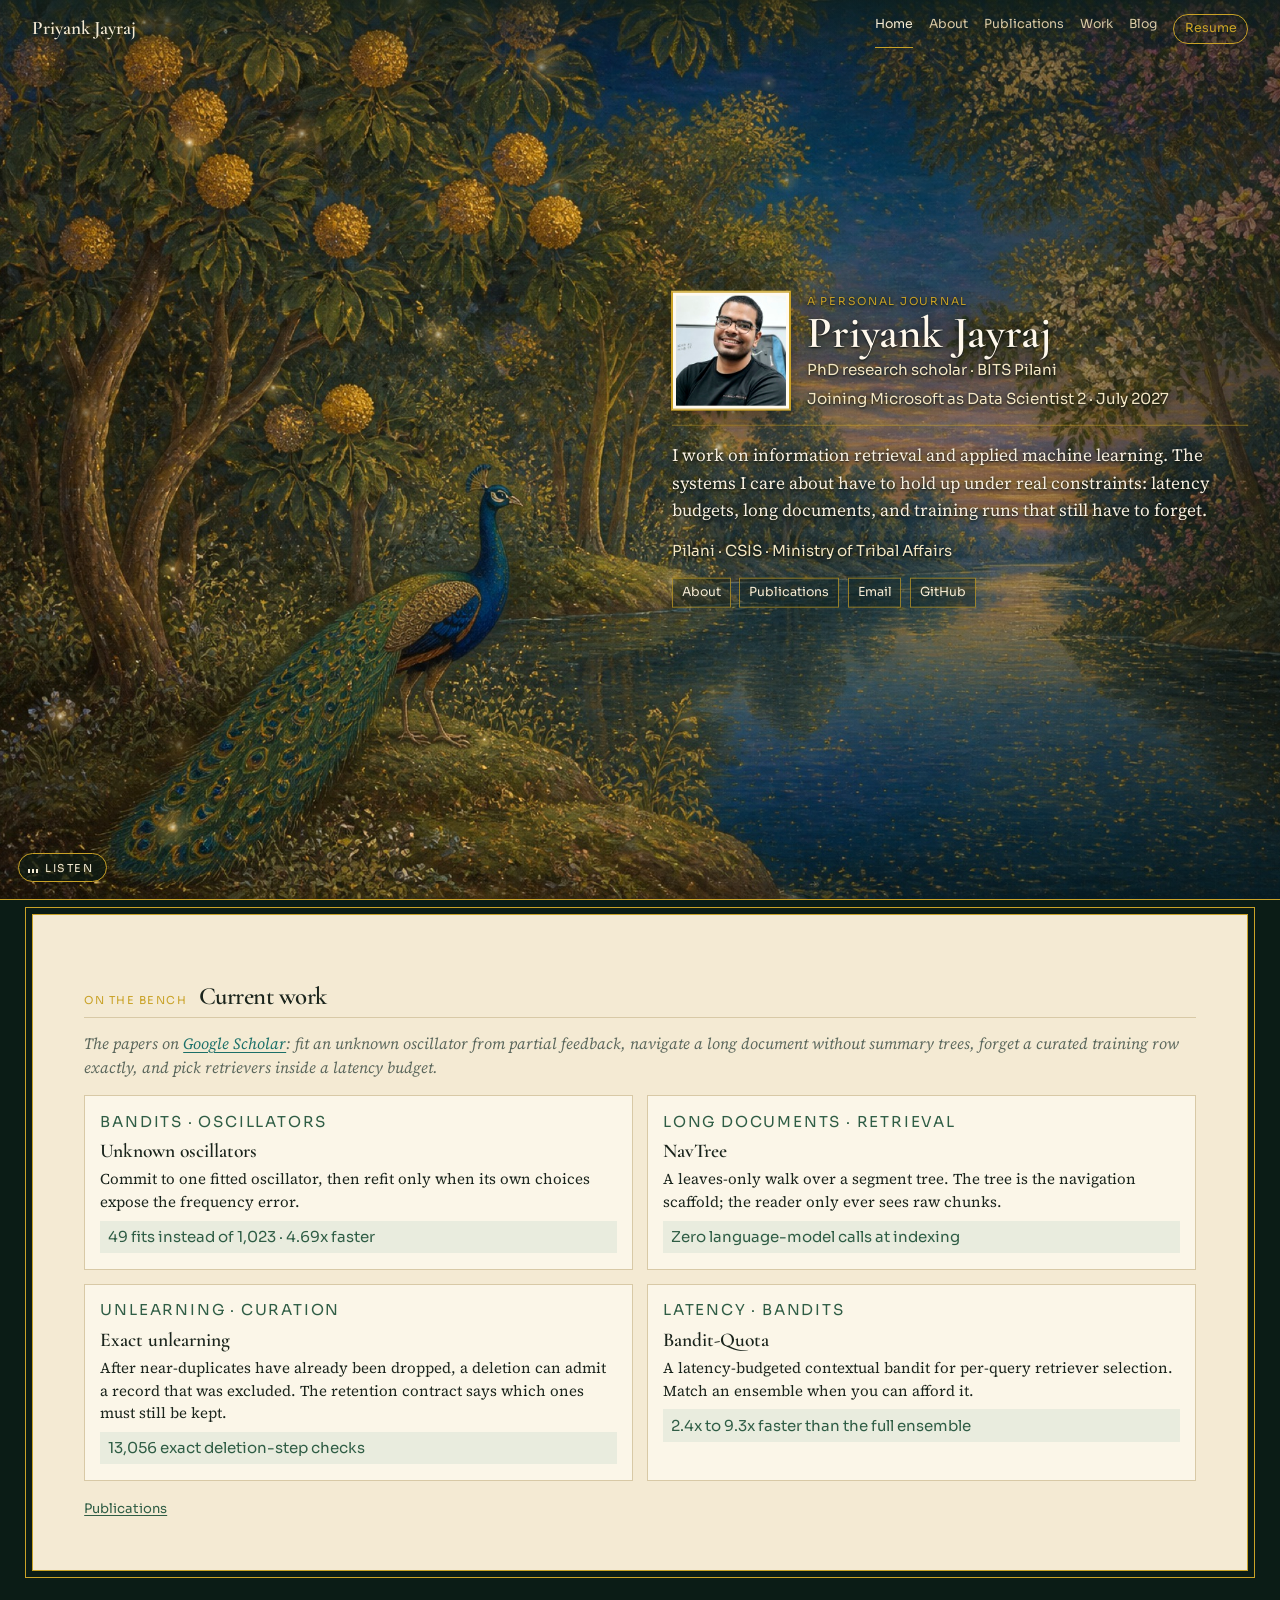
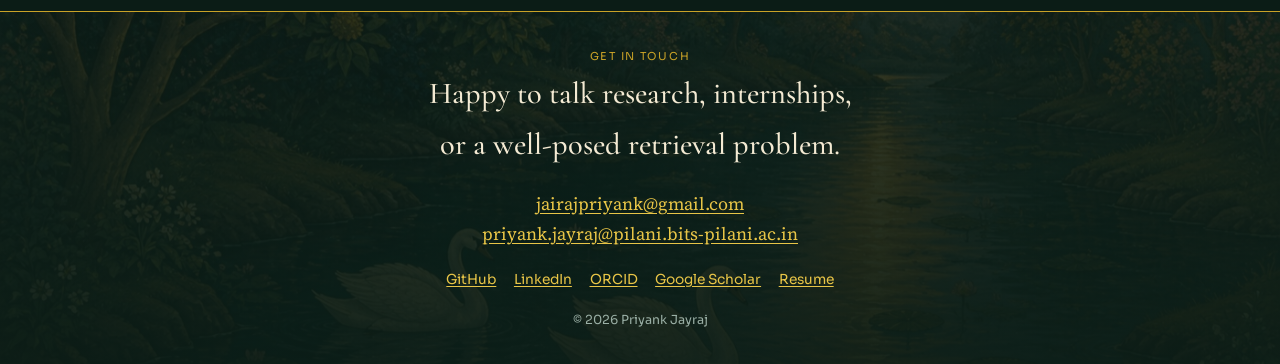
<file: index.html>
<!DOCTYPE html>
<html lang="en">
<head>
  <meta charset="utf-8">
  <meta name="viewport" content="width=device-width, initial-scale=1">
  <title>Priyank Jayraj | Information Retrieval &amp; Applied ML</title>
  <meta name="description" content="Priyank Jayraj is a PhD research scholar at BITS Pilani working on information retrieval and applied machine learning: long-document retrieval, exact unlearning, and latency-budgeted retriever selection.">
  <meta name="author" content="Priyank Jayraj">
  <link rel="canonical" href="https://skcpda.github.io/">
  <link rel="icon" href="favicon.svg" type="image/svg+xml">
  <meta name="theme-color" content="#0b1c16">
  <meta property="og:type" content="website">
  <meta property="og:title" content="Priyank Jayraj | Information Retrieval &amp; Applied ML">
  <meta property="og:description" content="PhD researcher at BITS Pilani. Long-document retrieval, exact unlearning, and latency-budgeted retriever selection. Previously Microsoft, ShareChat, and PowerUp Money.">
  <meta property="og:url" content="https://skcpda.github.io/">
  <meta property="og:image" content="https://skcpda.github.io/assets/grove-banner.jpg">
  <meta name="twitter:card" content="summary_large_image">
  <link rel="preconnect" href="https://fonts.googleapis.com">
  <link rel="preconnect" href="https://fonts.gstatic.com" crossorigin>
  <link href="https://fonts.googleapis.com/css2?family=Cormorant+Garamond:ital,wght@0,500;0,600;0,700;1,500&family=Source+Serif+4:opsz,wght@8..60,400;8..60,500;8..60,600&family=Sora:wght@400;500;600&display=swap" rel="stylesheet">
  <link rel="stylesheet" href="styles.css?v=20">

  <script type="application/ld+json">
  {
    "@context": "https://schema.org",
    "@type": "Person",
    "name": "Priyank Jayraj",
    "jobTitle": "PhD Research Scholar",
    "affiliation": { "@type": "CollegeOrUniversity", "name": "BITS Pilani" },
    "url": "https://skcpda.github.io/",
    "email": "mailto:jairajpriyank@gmail.com",
    "image": "https://skcpda.github.io/assets/photo.jpg",
    "sameAs": [
      "https://github.com/skcpda",
      "https://www.linkedin.com/in/priyank-jayraj-4380b4178/",
      "https://orcid.org/0009-0001-1670-1931",
      "https://scholar.google.com/citations?user=9L6XpCAAAAAJ&hl=en"
    ]
  }
  </script>
</head>
<body class="is-home">
  <canvas id="grove-dust" aria-hidden="true"></canvas>
  <a class="skip-link" href="#main">Skip to content</a>
  <header class="site-header">
    <div class="header-inner">
      <a class="brand" href="index.html">Priyank Jayraj</a>
      <button class="nav-toggle" type="button" aria-expanded="false" aria-controls="site-nav" aria-label="Open menu">
        <span></span><span></span>
      </button>
      <nav id="site-nav" class="nav-links" aria-label="Primary">
        <a class="is-active" href="index.html">Home</a>
        <a href="about.html">About</a>
        <a href="publications.html">Publications</a>
        <a href="experience.html">Work</a>
        <a href="blog.html">Blog</a>
        <a class="nav-cta" href="assets/Priyank_Jayraj_Resume.pdf" target="_blank" rel="noopener">Resume</a>
      </nav>
    </div>
  </header>

  <section class="cover" aria-label="Introduction">
    <img class="cover-art" src="assets/grove-banner.jpg" alt="A dusk forest grove with kadamba trees, a river, and a peacock on the bank." width="1920" height="1080">
    <canvas class="cover-lights" id="cover-lights" aria-hidden="true"></canvas>
    <div class="cover-shade"></div>
    <button class="sound-toggle" type="button" aria-pressed="false" aria-label="Play the flute">
      <span class="sound-bars" aria-hidden="true"><span></span><span></span><span></span></span>
      <span class="sound-label">Listen</span>
    </button>
    <audio id="grove-audio" loop preload="auto" src="assets/flute.mp3"></audio>
    <div class="cover-copy">
      <div class="cover-identity">
        <span class="pfp-frame cover-pfp">
          <img class="pfp" src="assets/photo.jpg" alt="Priyank Jayraj" width="640" height="640">
        </span>
        <div class="cover-name">
          <p class="kicker">A personal journal</p>
          <h1>Priyank Jayraj</h1>
          <p class="role">PhD research scholar · BITS Pilani</p>
          <p class="role">Joining Microsoft as Data Scientist 2 · July 2027</p>
        </div>
      </div>
      <p class="lede">
        I work on information retrieval and applied machine learning.
        The systems I care about have to hold up under real constraints:
        latency budgets, long documents, and training runs that still have to forget.
      </p>
      <p class="byline">Pilani · CSIS · Ministry of Tribal Affairs</p>
      <p class="masthead-links">
        <a href="about.html">About</a>
        <a href="publications.html">Publications</a>
        <a href="mailto:jairajpriyank@gmail.com">Email</a>
        <a href="https://github.com/skcpda">GitHub</a>
      </p>
    </div>
  </section>

  <main id="main" class="journal journal--home">
    <section class="entry">
      <header class="entry-head">
        <p class="idx">On the bench</p>
        <h2>Current work</h2>
      </header>
      <p class="dek">
        The papers on
        <a href="https://scholar.google.com/citations?user=9L6XpCAAAAAJ&amp;hl=en" target="_blank" rel="noopener">Google Scholar</a>:
        fit an unknown oscillator from partial feedback, navigate a long document without summary trees,
        forget a curated training row exactly, and pick retrievers inside a latency budget.
      </p>
      <div class="note-grid note-grid--four">
        <article class="note reveal">
          <p class="note-kicker">Bandits · oscillators</p>
          <h3><a href="https://arxiv.org/abs/2611.27492" target="_blank" rel="noopener">Unknown oscillators</a></h3>
          <p>Commit to one fitted oscillator, then refit only when its own choices expose the frequency error.</p>
          <p class="facts">49 fits instead of 1,023 · 4.69x faster</p>
        </article>
        <article class="note reveal reveal-2">
          <p class="note-kicker">Long documents · retrieval</p>
          <h3><a href="https://arxiv.org/abs/2610.06902" target="_blank" rel="noopener">NavTree</a></h3>
          <p>A leaves-only walk over a segment tree. The tree is the navigation scaffold; the reader only ever sees raw chunks.</p>
          <p class="facts">Zero language-model calls at indexing</p>
        </article>
        <article class="note reveal reveal-2">
          <p class="note-kicker">Unlearning · curation</p>
          <h3><a href="https://arxiv.org/abs/2610.33426" target="_blank" rel="noopener">Exact unlearning</a></h3>
          <p>After near-duplicates have already been dropped, a deletion can admit a record that was excluded. The retention contract says which ones must still be kept.</p>
          <p class="facts">13,056 exact deletion-step checks</p>
        </article>
        <article class="note reveal reveal-3">
          <p class="note-kicker">Latency · bandits</p>
          <h3><a href="https://doi.org/10.1145/3799682.3839855" target="_blank" rel="noopener">Bandit-Quota</a></h3>
          <p>A latency-budgeted contextual bandit for per-query retriever selection. Match an ensemble when you can afford it.</p>
          <p class="facts">2.4x to 9.3x faster than the full ensemble</p>
        </article>
      </div>
      <p class="continue"><a href="publications.html">Publications</a></p>
    </section>
  </main>

  <footer class="site-footer" id="contact">
    <div class="footer-copy">
      <p class="kicker">Get in touch</p>
      <h2>Happy to talk research, internships, or a well-posed retrieval problem.</h2>
      <p>
        <a href="mailto:jairajpriyank@gmail.com">jairajpriyank@gmail.com</a><br>
        <a href="mailto:priyank.jayraj@pilani.bits-pilani.ac.in">priyank.jayraj@pilani.bits-pilani.ac.in</a>
      </p>
      <p class="footer-links">
        <a href="https://github.com/skcpda">GitHub</a>
        <a href="https://www.linkedin.com/in/priyank-jayraj-4380b4178/">LinkedIn</a>
        <a href="https://orcid.org/0009-0001-1670-1931">ORCID</a>
        <a href="https://scholar.google.com/citations?user=9L6XpCAAAAAJ&amp;hl=en" target="_blank" rel="noopener">Google Scholar</a>
        <a href="assets/Priyank_Jayraj_Resume.pdf">Resume</a>
      </p>
      <p class="copyright">© <span id="year">2026</span> Priyank Jayraj</p>
    </div>
  </footer>
  <script src="script.js?v=14"></script>
</body>
</html>
</file>
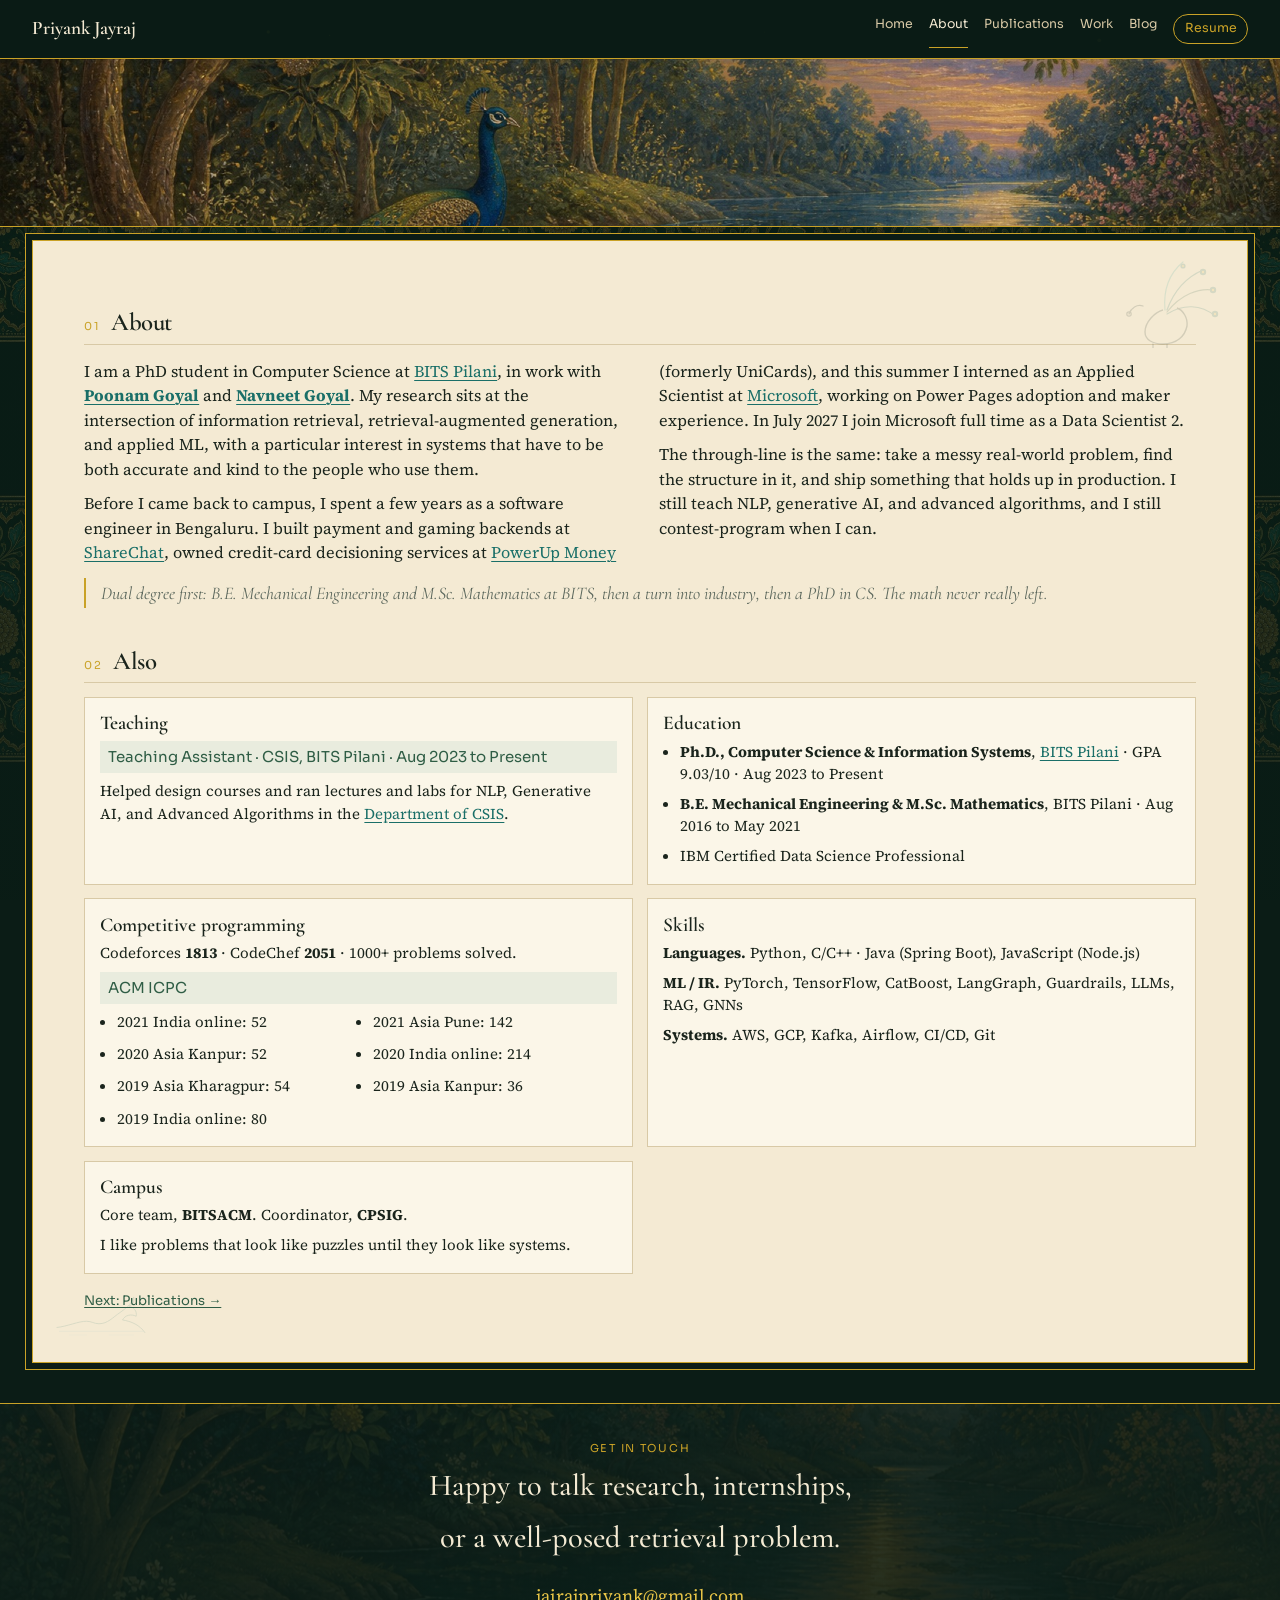
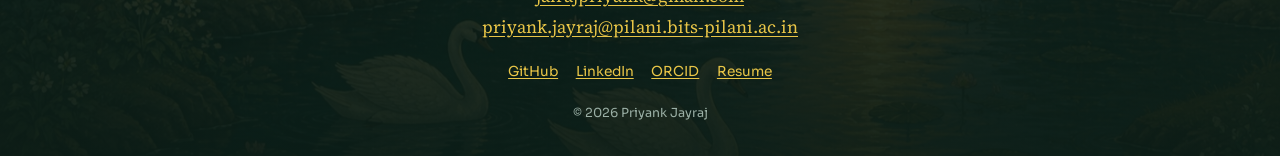
<file: about.html>
<!DOCTYPE html>
<html lang="en">
<head>
  <meta charset="utf-8">
  <meta name="viewport" content="width=device-width, initial-scale=1">
  <title>About | Priyank Jayraj</title>
  <meta name="description" content="Priyank Jayraj is a PhD research scholar at BITS Pilani working on information retrieval and applied machine learning: long-document retrieval, exact unlearning, and latency-budgeted retriever selection.">
  <meta name="author" content="Priyank Jayraj">
  <link rel="canonical" href="https://skcpda.github.io/about.html">
  <link rel="icon" href="favicon.svg" type="image/svg+xml">
  <meta name="theme-color" content="#0b1c16">
  <meta property="og:type" content="website">
  <meta property="og:title" content="About | Priyank Jayraj">
  <meta property="og:description" content="PhD researcher at BITS Pilani. Long-document retrieval, exact unlearning, and latency-budgeted retriever selection. Previously Microsoft, ShareChat, and PowerUp Money.">
  <meta property="og:url" content="https://skcpda.github.io/about.html">
  <meta property="og:image" content="https://skcpda.github.io/assets/grove-banner.jpg">
  <meta name="twitter:card" content="summary_large_image">
  <link rel="preconnect" href="https://fonts.googleapis.com">
  <link rel="preconnect" href="https://fonts.gstatic.com" crossorigin>
  <link href="https://fonts.googleapis.com/css2?family=Cormorant+Garamond:ital,wght@0,500;0,600;0,700;1,500&family=Source+Serif+4:opsz,wght@8..60,400;8..60,500;8..60,600&family=Sora:wght@400;500;600&display=swap" rel="stylesheet">
  <link rel="stylesheet" href="styles.css?v=10">
</head>
<body>
  <canvas id="grove-dust" aria-hidden="true"></canvas>
  <a class="skip-link" href="#main">Skip to content</a>
  <header class="site-header">
    <div class="header-inner">
      <a class="brand" href="index.html">Priyank Jayraj</a>
      <button class="nav-toggle" type="button" aria-expanded="false" aria-controls="site-nav" aria-label="Open menu">
        <span></span><span></span>
      </button>
      <nav id="site-nav" class="nav-links" aria-label="Primary">
        <a href="index.html">Home</a><a class="is-active" href="about.html">About</a><a href="publications.html">Publications</a><a href="experience.html">Work</a><a href="blog.html">Blog</a><a class="nav-cta" href="assets/Priyank_Jayraj_Resume.pdf" target="_blank" rel="noopener">Resume</a>
      </nav>
    </div>
  </header>
  <figure class="hero hero--compact">
    <img src="assets/grove-banner.jpg" alt="A dusk forest grove with kadamba trees, a river, and a peacock on the bank." width="1920" height="1080">
  </figure>
  <main id="main" class="journal">
    <img class="grove-mark grove-mark--peacock" src="assets/peacock.svg" alt="">
    <img class="grove-mark grove-mark--swan" src="assets/swan.svg" alt="">
    <section class="entry">
      <header class="entry-head">
        <p class="idx">01</p>
        <h2>About</h2>
      </header>
      <div class="prose reveal">
      <p>
        I am a PhD student in Computer Science at
        <a href="https://www.bits-pilani.ac.in/pilani/" target="_blank" rel="noopener">BITS Pilani</a>,
        in work with
        <a href="https://www.bits-pilani.ac.in/pilani/poonam-goyal/" target="_blank" rel="noopener"><strong>Poonam Goyal</strong></a>
        and
        <a href="https://www.bits-pilani.ac.in/pilani/navneet-goyal/" target="_blank" rel="noopener"><strong>Navneet Goyal</strong></a>.
        My research sits at the intersection of information retrieval,
        retrieval-augmented generation, and applied ML, with a particular
        interest in systems that have to be both accurate and kind to the people who use them.
      </p>
      <p>
        Before I came back to campus, I spent a few years as a software engineer in Bengaluru.
        I built payment and gaming backends at
        <a href="https://sharechat.com/" target="_blank" rel="noopener">ShareChat</a>,
        owned credit-card decisioning services at
        <a href="https://powerup.money/" target="_blank" rel="noopener">PowerUp Money</a>
        (formerly UniCards), and this summer I interned as an Applied Scientist
        at <a href="https://www.microsoft.com/" target="_blank" rel="noopener">Microsoft</a>,
        working on Power Pages adoption and maker experience.
        In July 2027 I join Microsoft full time as a Data Scientist 2.
      </p>
      <p>
        The through-line is the same: take a messy real-world problem, find the structure in it,
        and ship something that holds up in production. I still teach NLP, generative AI, and
        advanced algorithms, and I still contest-program when I can.
      </p>
      <blockquote>
        Dual degree first: B.E. Mechanical Engineering and M.Sc. Mathematics at BITS,
        then a turn into industry, then a PhD in CS. The math never really left.
      </blockquote>
      </div>
    </section>
    <section class="entry" id="also">
      <header class="entry-head">
        <p class="idx">02</p>
        <h2>Also</h2>
      </header>
      <div class="also-grid">
      <article class="note reveal">
        <h3>Teaching</h3>
        <p class="facts">Teaching Assistant · CSIS, BITS Pilani · Aug 2023 to Present</p>
        <p>Helped design courses and ran lectures and labs for NLP, Generative AI, and Advanced Algorithms in the
        <a href="https://www.bits-pilani.ac.in/pilani/computer-science-information-systems/" target="_blank" rel="noopener">Department of CSIS</a>.</p>
      </article>
      <article class="note reveal reveal-2">
        <h3>Education</h3>
        <ul>
          <li><strong>Ph.D., Computer Science &amp; Information Systems</strong>, <a href="https://www.bits-pilani.ac.in/pilani/" target="_blank" rel="noopener">BITS Pilani</a> · GPA 9.03/10 · Aug 2023 to Present</li>
          <li><strong>B.E. Mechanical Engineering &amp; M.Sc. Mathematics</strong>, BITS Pilani · Aug 2016 to May 2021</li>
          <li>IBM Certified Data Science Professional</li>
        </ul>
      </article>
      <article class="note reveal">
        <h3>Competitive programming</h3>
        <p>Codeforces <strong>1813</strong> · CodeChef <strong>2051</strong> · 1000+ problems solved.</p>
        <p class="facts">ACM ICPC</p>
        <ul class="icpc">
          <li>2021 India online: 52</li>
          <li>2021 Asia Pune: 142</li>
          <li>2020 Asia Kanpur: 52</li>
          <li>2020 India online: 214</li>
          <li>2019 Asia Kharagpur: 54</li>
          <li>2019 Asia Kanpur: 36</li>
          <li>2019 India online: 80</li>
        </ul>
      </article>
      <article class="note reveal reveal-2">
        <h3>Skills</h3>
        <p><strong>Languages.</strong> Python, C/C++ · Java (Spring Boot), JavaScript (Node.js)</p>
        <p><strong>ML / IR.</strong> PyTorch, TensorFlow, CatBoost, LangGraph, Guardrails, LLMs, RAG, GNNs</p>
        <p><strong>Systems.</strong> AWS, GCP, Kafka, Airflow, CI/CD, Git</p>
      </article>
      <article class="note reveal reveal-3">
        <h3>Campus</h3>
        <p>Core team, <strong>BITSACM</strong>. Coordinator, <strong>CPSIG</strong>.</p>
        <p>I like problems that look like puzzles until they look like systems.</p>
      </article>
      </div>
      <p class="continue"><a href="publications.html">Next: Publications →</a></p>
    </section>
  </main>
  <footer class="site-footer" id="contact">
    <div class="footer-copy">
      <p class="kicker">Get in touch</p>
      <h2>Happy to talk research, internships, or a well-posed retrieval problem.</h2>
      <p>
        <a href="mailto:jairajpriyank@gmail.com">jairajpriyank@gmail.com</a><br>
        <a href="mailto:priyank.jayraj@pilani.bits-pilani.ac.in">priyank.jayraj@pilani.bits-pilani.ac.in</a>
      </p>
      <p class="footer-links">
        <a href="https://github.com/skcpda">GitHub</a>
        <a href="https://www.linkedin.com/in/priyank-jayraj-4380b4178/">LinkedIn</a>
        <a href="https://orcid.org/0009-0001-1670-1931">ORCID</a>
        <a href="assets/Priyank_Jayraj_Resume.pdf">Resume</a>
      </p>
      <p class="copyright">© <span id="year">2026</span> Priyank Jayraj</p>
    </div>
  </footer>
  <script src="script.js?v=10"></script>
</body>
</html>
</file>
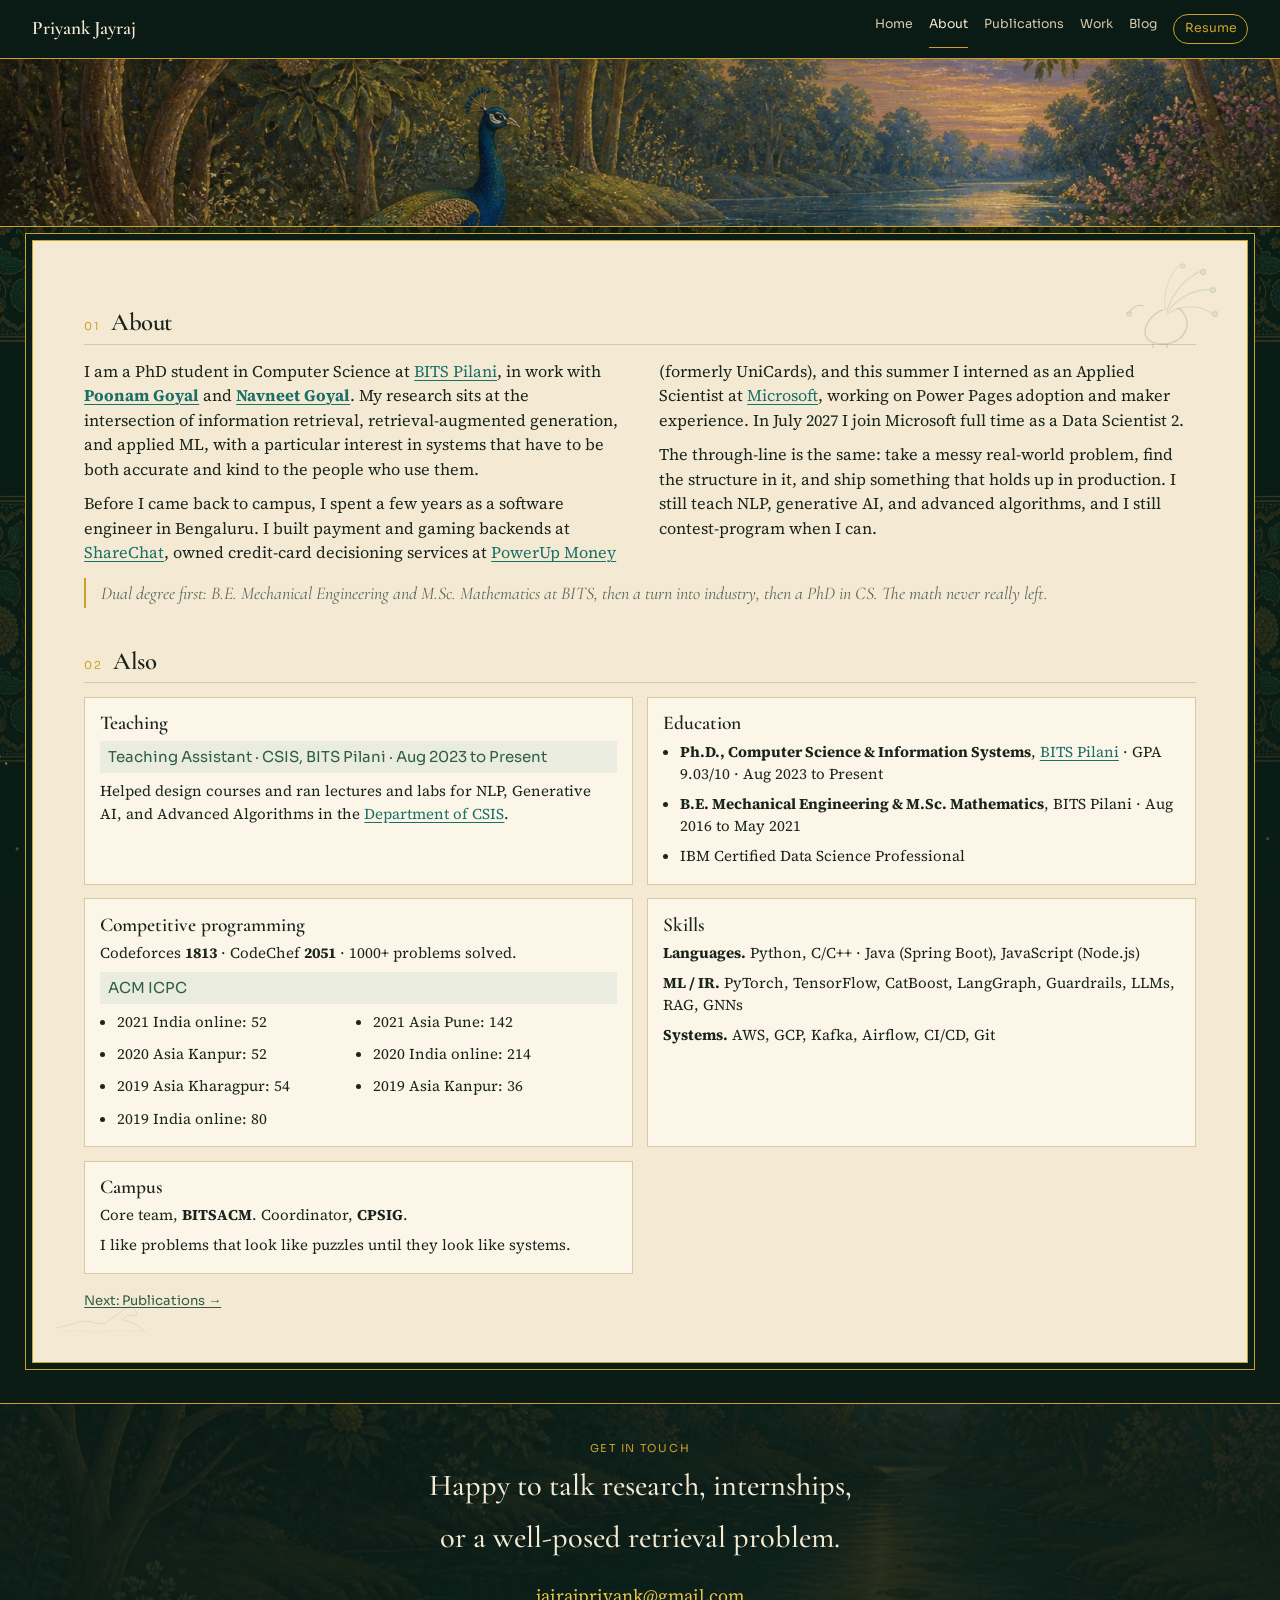
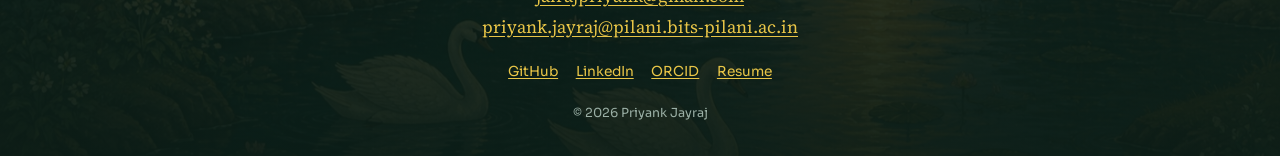
<file: also.html>
<!DOCTYPE html>
<html lang="en">
<head>
  <meta charset="utf-8">
  <meta http-equiv="refresh" content="0; url=about.html#also">
  <link rel="canonical" href="https://skcpda.github.io/about.html">
  <title>Also | Priyank Jayraj</title>
  <script>location.replace("about.html#also");</script>
</head>
<body>
  <p><a href="about.html#also">This page now lives on About.</a></p>
</body>
</html>
</file>
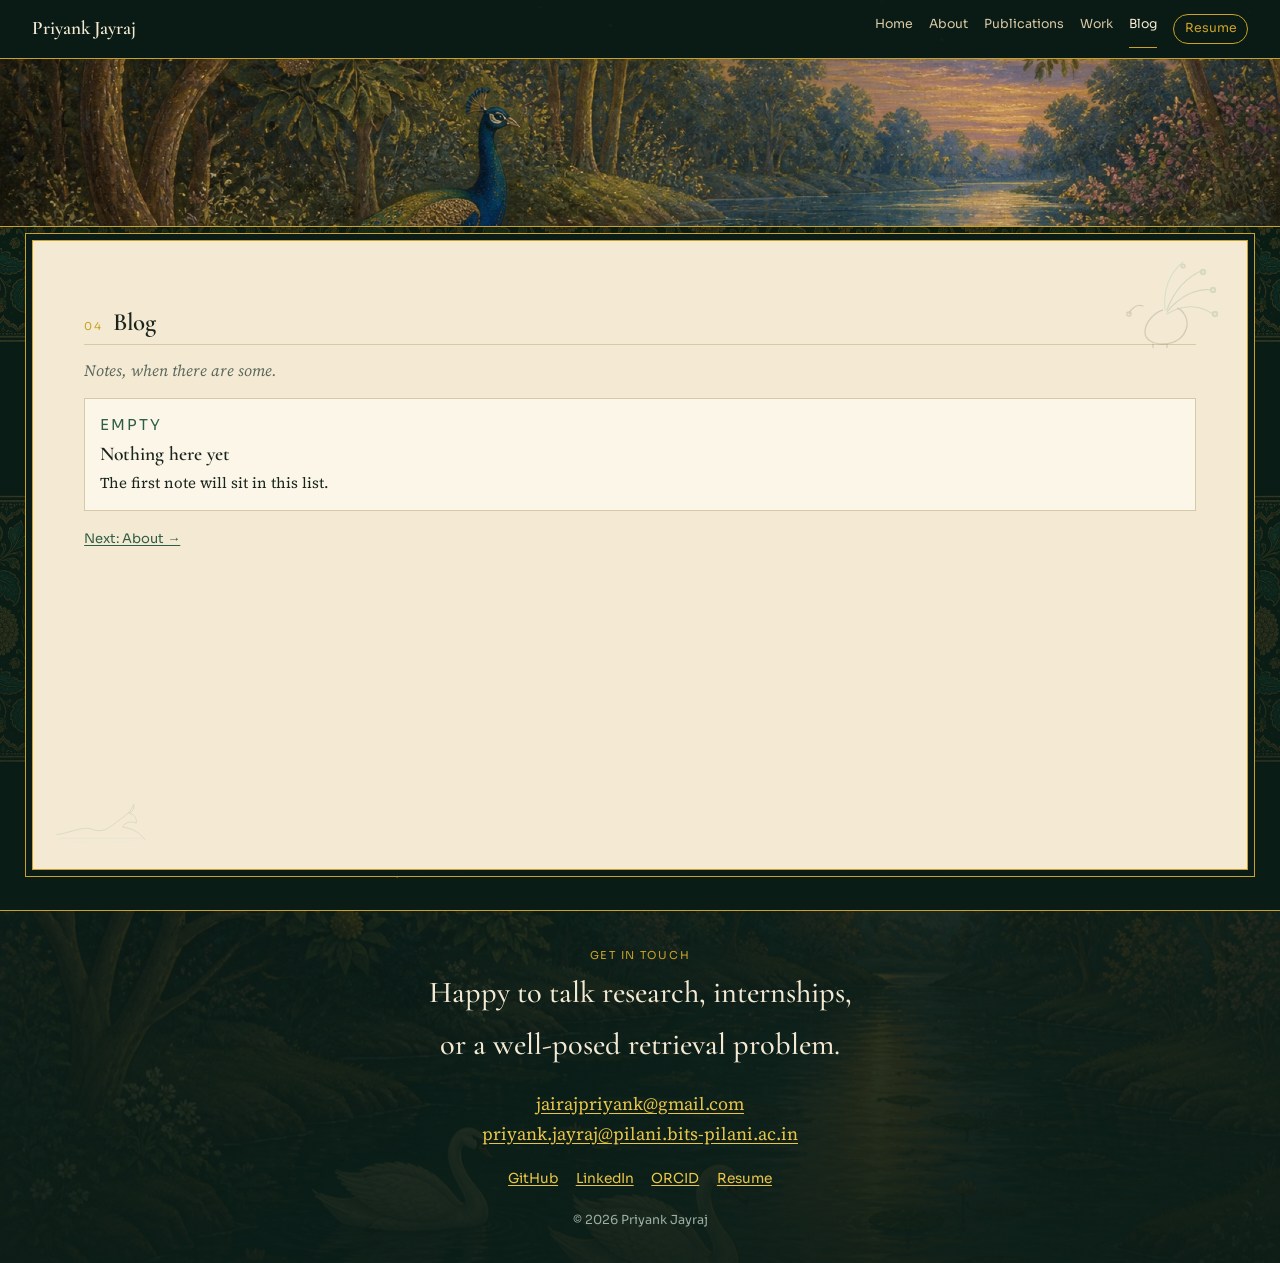
<file: blog.html>
<!DOCTYPE html>
<html lang="en">
<head>
  <meta charset="utf-8">
  <meta name="viewport" content="width=device-width, initial-scale=1">
  <title>Blog | Priyank Jayraj</title>
  <meta name="description" content="Notes from Priyank Jayraj, a PhD research scholar at BITS Pilani.">
  <meta name="author" content="Priyank Jayraj">
  <link rel="canonical" href="https://skcpda.github.io/blog.html">
  <link rel="icon" href="favicon.svg" type="image/svg+xml">
  <meta name="theme-color" content="#0b1c16">
  <meta property="og:type" content="website">
  <meta property="og:title" content="Blog | Priyank Jayraj">
  <meta property="og:description" content="Notes from Priyank Jayraj.">
  <meta property="og:url" content="https://skcpda.github.io/blog.html">
  <meta property="og:image" content="https://skcpda.github.io/assets/grove-banner.jpg">
  <meta name="twitter:card" content="summary_large_image">
  <link rel="preconnect" href="https://fonts.googleapis.com">
  <link rel="preconnect" href="https://fonts.gstatic.com" crossorigin>
  <link href="https://fonts.googleapis.com/css2?family=Cormorant+Garamond:ital,wght@0,500;0,600;0,700;1,500&family=Source+Serif+4:opsz,wght@8..60,400;8..60,500;8..60,600&family=Sora:wght@400;500;600&display=swap" rel="stylesheet">
  <link rel="stylesheet" href="styles.css?v=20">
</head>
<body>
  <canvas id="grove-dust" aria-hidden="true"></canvas>
  <a class="skip-link" href="#main">Skip to content</a>
  <header class="site-header">
    <div class="header-inner">
      <a class="brand" href="index.html">Priyank Jayraj</a>
      <button class="nav-toggle" type="button" aria-expanded="false" aria-controls="site-nav" aria-label="Open menu">
        <span></span><span></span>
      </button>
      <nav id="site-nav" class="nav-links" aria-label="Primary">
        <a href="index.html">Home</a><a href="about.html">About</a><a href="publications.html">Publications</a><a href="experience.html">Work</a><a class="is-active" href="blog.html">Blog</a><a class="nav-cta" href="assets/Priyank_Jayraj_Resume.pdf" target="_blank" rel="noopener">Resume</a>
      </nav>
    </div>
  </header>
  <figure class="hero hero--compact">
    <img src="assets/grove-banner.jpg" alt="A dusk forest grove with kadamba trees, a river, and a peacock on the bank." width="1920" height="1080">
  </figure>
  <main id="main" class="journal">
    <img class="grove-mark grove-mark--peacock" src="assets/peacock.svg" alt="">
    <img class="grove-mark grove-mark--swan" src="assets/swan.svg" alt="">
    <section class="entry">
      <header class="entry-head">
        <p class="idx">04</p>
        <h2>Blog</h2>
      </header>
      <p class="dek">Notes, when there are some.</p>
      <div class="blog-list">
        <!--
          Copy this article into the list for a new note:
          <article class="note reveal">
            <p class="note-kicker">26 Nov 2026</p>
            <h3><a href="posts/note.html">Title</a></h3>
            <p>A sentence or two.</p>
          </article>
        -->
        <article class="note">
          <p class="note-kicker">Empty</p>
          <h3>Nothing here yet</h3>
          <p>The first note will sit in this list.</p>
        </article>
      </div>
      <p class="continue"><a href="about.html">Next: About →</a></p>
    </section>
  </main>
  <footer class="site-footer" id="contact">
    <div class="footer-copy">
      <p class="kicker">Get in touch</p>
      <h2>Happy to talk research, internships, or a well-posed retrieval problem.</h2>
      <p>
        <a href="mailto:jairajpriyank@gmail.com">jairajpriyank@gmail.com</a><br>
        <a href="mailto:priyank.jayraj@pilani.bits-pilani.ac.in">priyank.jayraj@pilani.bits-pilani.ac.in</a>
      </p>
      <p class="footer-links">
        <a href="https://github.com/skcpda">GitHub</a>
        <a href="https://www.linkedin.com/in/priyank-jayraj-4380b4178/">LinkedIn</a>
        <a href="https://orcid.org/0009-0001-1670-1931">ORCID</a>
        <a href="assets/Priyank_Jayraj_Resume.pdf">Resume</a>
      </p>
      <p class="copyright">© <span id="year">2026</span> Priyank Jayraj</p>
    </div>
  </footer>
  <script src="script.js?v=14"></script>
</body>
</html>
</file>
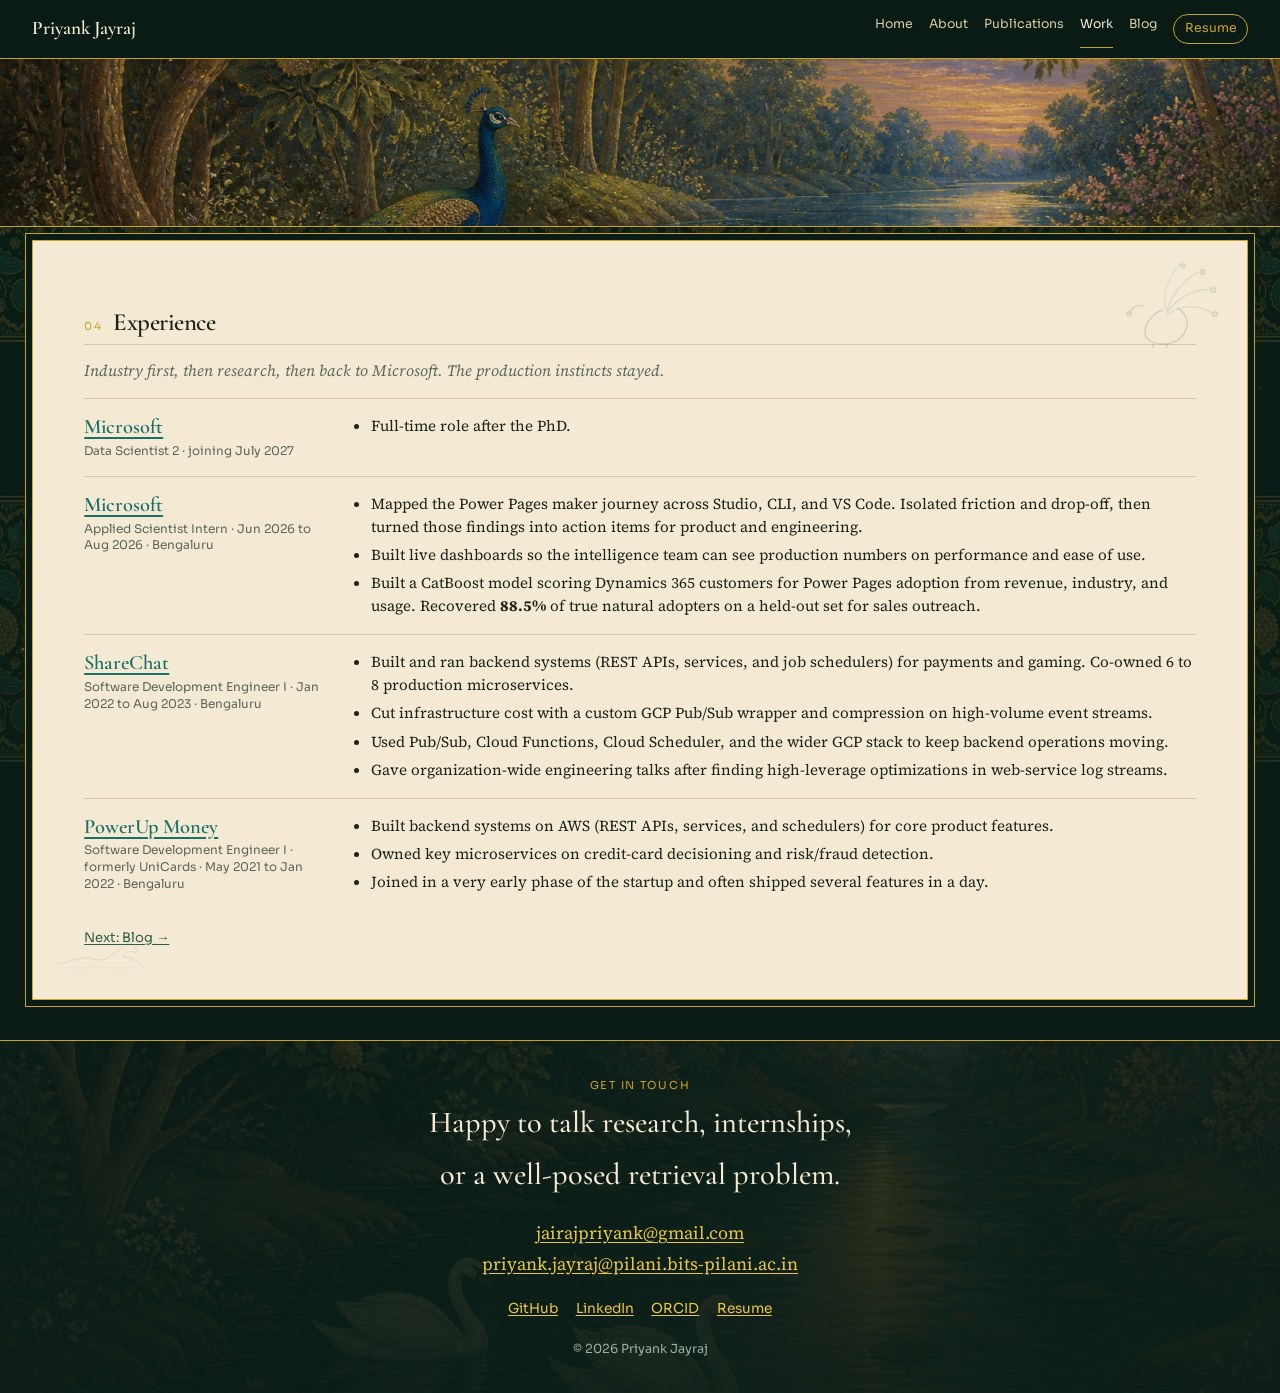
<file: experience.html>
<!DOCTYPE html>
<html lang="en">
<head>
  <meta charset="utf-8">
  <meta name="viewport" content="width=device-width, initial-scale=1">
  <title>Work | Priyank Jayraj</title>
  <meta name="description" content="Priyank Jayraj is a PhD research scholar at BITS Pilani working on information retrieval and applied machine learning: long-document retrieval, exact unlearning, and latency-budgeted retriever selection.">
  <meta name="author" content="Priyank Jayraj">
  <link rel="canonical" href="https://skcpda.github.io/experience.html">
  <link rel="icon" href="favicon.svg" type="image/svg+xml">
  <meta name="theme-color" content="#0b1c16">
  <meta property="og:type" content="website">
  <meta property="og:title" content="Work | Priyank Jayraj">
  <meta property="og:description" content="PhD researcher at BITS Pilani. Joining Microsoft full time as a Data Scientist 2 in July 2027. Previously an Applied Scientist intern at Microsoft, and an engineer at ShareChat and PowerUp Money.">
  <meta property="og:url" content="https://skcpda.github.io/experience.html">
  <meta property="og:image" content="https://skcpda.github.io/assets/grove-banner.jpg">
  <meta name="twitter:card" content="summary_large_image">
  <link rel="preconnect" href="https://fonts.googleapis.com">
  <link rel="preconnect" href="https://fonts.gstatic.com" crossorigin>
  <link href="https://fonts.googleapis.com/css2?family=Cormorant+Garamond:ital,wght@0,500;0,600;0,700;1,500&family=Source+Serif+4:opsz,wght@8..60,400;8..60,500;8..60,600&family=Sora:wght@400;500;600&display=swap" rel="stylesheet">
  <link rel="stylesheet" href="styles.css?v=10">
</head>
<body>
  <canvas id="grove-dust" aria-hidden="true"></canvas>
  <a class="skip-link" href="#main">Skip to content</a>
  <header class="site-header">
    <div class="header-inner">
      <a class="brand" href="index.html">Priyank Jayraj</a>
      <button class="nav-toggle" type="button" aria-expanded="false" aria-controls="site-nav" aria-label="Open menu">
        <span></span><span></span>
      </button>
      <nav id="site-nav" class="nav-links" aria-label="Primary">
        <a href="index.html">Home</a><a href="about.html">About</a><a href="publications.html">Publications</a><a class="is-active" href="experience.html">Work</a><a href="blog.html">Blog</a><a class="nav-cta" href="assets/Priyank_Jayraj_Resume.pdf" target="_blank" rel="noopener">Resume</a>
      </nav>
    </div>
  </header>
  <figure class="hero hero--compact">
    <img src="assets/grove-banner.jpg" alt="A dusk forest grove with kadamba trees, a river, and a peacock on the bank." width="1920" height="1080">
  </figure>
  <main id="main" class="journal">
    <img class="grove-mark grove-mark--peacock" src="assets/peacock.svg" alt="">
    <img class="grove-mark grove-mark--swan" src="assets/swan.svg" alt="">
    <section class="entry">
      <header class="entry-head">
        <p class="idx">04</p>
        <h2>Experience</h2>
      </header>
      <p class="dek reveal">Industry first, then research, then back to Microsoft. The production instincts stayed.</p>
      <article class="job reveal">
        <header>
          <h3><a href="https://www.microsoft.com/" target="_blank" rel="noopener">Microsoft</a></h3>
          <p>Data Scientist 2 · joining July 2027</p>
        </header>
        <ul>
          <li>Full-time role after the PhD.</li>
        </ul>
      </article>
      <article class="job reveal">
        <header>
          <h3><a href="https://www.microsoft.com/" target="_blank" rel="noopener">Microsoft</a></h3>
          <p>Applied Scientist Intern · Jun 2026 to Aug 2026 · Bengaluru</p>
        </header>
        <ul>
          <li>Mapped the Power Pages maker journey across Studio, CLI, and VS Code. Isolated friction and drop-off, then turned those findings into action items for product and engineering.</li>
          <li>Built live dashboards so the intelligence team can see production numbers on performance and ease of use.</li>
          <li>Built a CatBoost model scoring Dynamics 365 customers for Power Pages adoption from revenue, industry, and usage. Recovered <strong>88.5%</strong> of true natural adopters on a held-out set for sales outreach.</li>
        </ul>
      </article>
      <article class="job reveal reveal-2">
        <header>
          <h3><a href="https://sharechat.com/" target="_blank" rel="noopener">ShareChat</a></h3>
          <p>Software Development Engineer I · Jan 2022 to Aug 2023 · Bengaluru</p>
        </header>
        <ul>
          <li>Built and ran backend systems (REST APIs, services, and job schedulers) for payments and gaming. Co-owned 6 to 8 production microservices.</li>
          <li>Cut infrastructure cost with a custom GCP Pub/Sub wrapper and compression on high-volume event streams.</li>
          <li>Used Pub/Sub, Cloud Functions, Cloud Scheduler, and the wider GCP stack to keep backend operations moving.</li>
          <li>Gave organization-wide engineering talks after finding high-leverage optimizations in web-service log streams.</li>
        </ul>
      </article>
      <article class="job reveal reveal-3">
        <header>
          <h3><a href="https://powerup.money/" target="_blank" rel="noopener">PowerUp Money</a></h3>
          <p>Software Development Engineer I · formerly UniCards · May 2021 to Jan 2022 · Bengaluru</p>
        </header>
        <ul>
          <li>Built backend systems on AWS (REST APIs, services, and schedulers) for core product features.</li>
          <li>Owned key microservices on credit-card decisioning and risk/fraud detection.</li>
          <li>Joined in a very early phase of the startup and often shipped several features in a day.</li>
        </ul>
      </article>
      <p class="continue"><a href="blog.html">Next: Blog →</a></p>
    </section>
  </main>
  <footer class="site-footer" id="contact">
    <div class="footer-copy">
      <p class="kicker">Get in touch</p>
      <h2>Happy to talk research, internships, or a well-posed retrieval problem.</h2>
      <p>
        <a href="mailto:jairajpriyank@gmail.com">jairajpriyank@gmail.com</a><br>
        <a href="mailto:priyank.jayraj@pilani.bits-pilani.ac.in">priyank.jayraj@pilani.bits-pilani.ac.in</a>
      </p>
      <p class="footer-links">
        <a href="https://github.com/skcpda">GitHub</a>
        <a href="https://www.linkedin.com/in/priyank-jayraj-4380b4178/">LinkedIn</a>
        <a href="https://orcid.org/0009-0001-1670-1931">ORCID</a>
        <a href="assets/Priyank_Jayraj_Resume.pdf">Resume</a>
      </p>
      <p class="copyright">© <span id="year">2026</span> Priyank Jayraj</p>
    </div>
  </footer>
  <script src="script.js?v=10"></script>
</body>
</html>
</file>
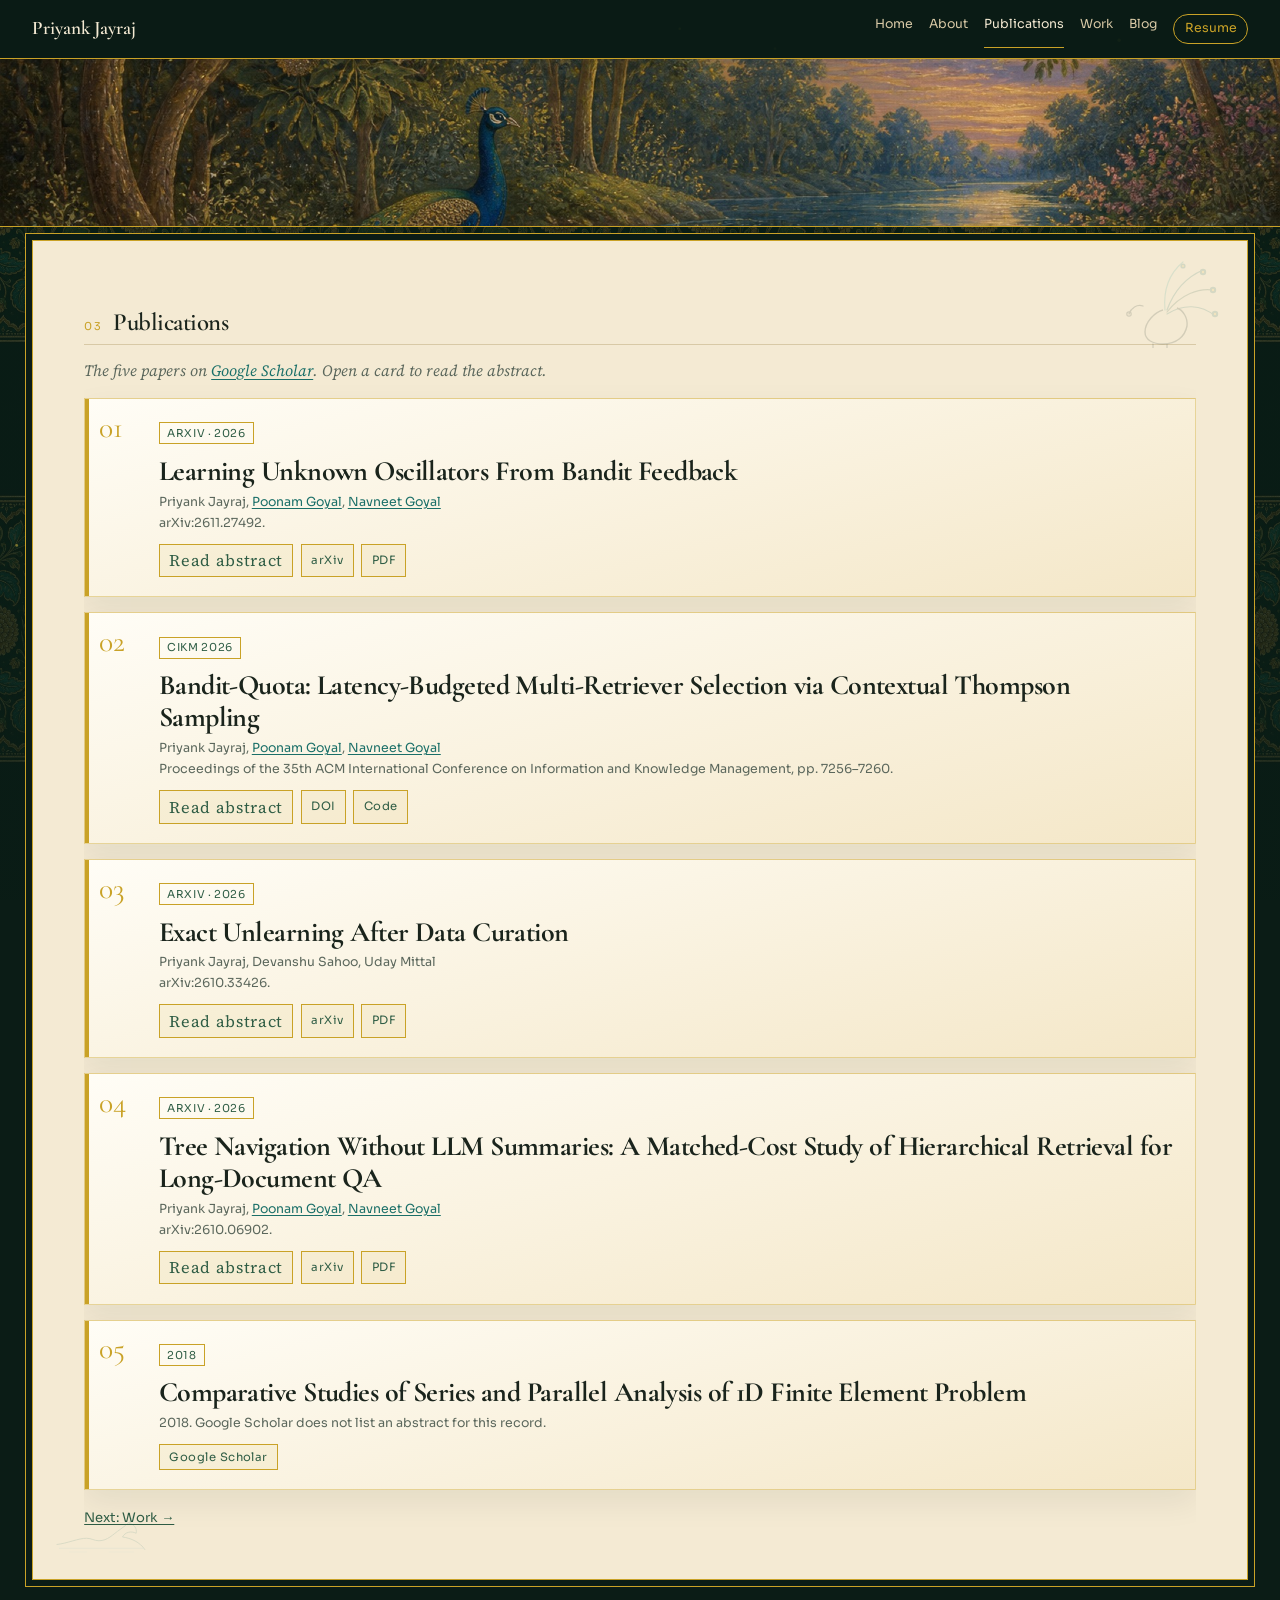
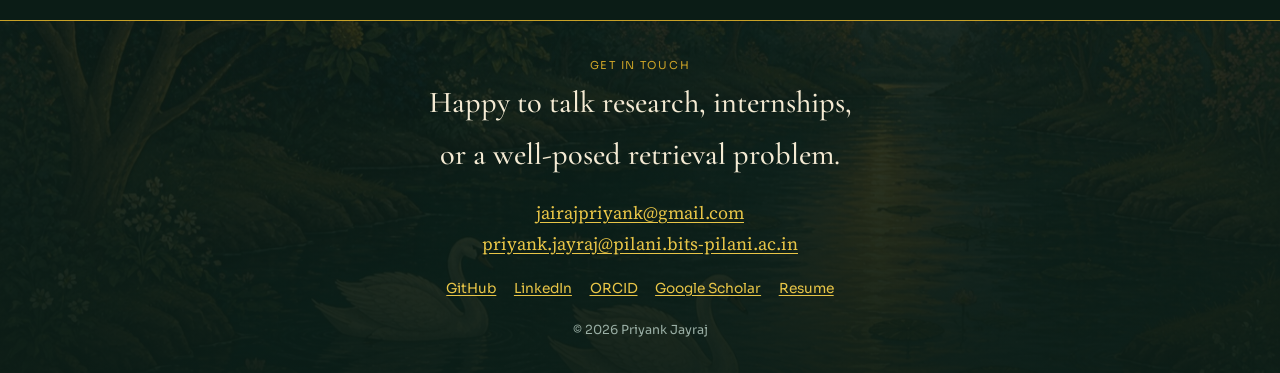
<file: publications.html>
<!DOCTYPE html>
<html lang="en">
<head>
  <meta charset="utf-8">
  <meta name="viewport" content="width=device-width, initial-scale=1">
  <title>Publications | Priyank Jayraj</title>
  <meta name="description" content="Publications by Priyank Jayraj, matching the Google Scholar profile: Bandit-Quota (CIKM 2026), three 2026 arXiv preprints, and a 2018 finite-element study.">
  <meta name="author" content="Priyank Jayraj">
  <link rel="canonical" href="https://skcpda.github.io/publications.html">
  <link rel="icon" href="favicon.svg" type="image/svg+xml">
  <meta name="theme-color" content="#0b1c16">
  <meta property="og:type" content="website">
  <meta property="og:title" content="Publications | Priyank Jayraj">
  <meta property="og:description" content="Publications on Google Scholar: Bandit-Quota at CIKM 2026, learning unknown oscillators, exact unlearning, tree navigation without LLM summaries, and a 2018 finite-element study.">
  <meta property="og:url" content="https://skcpda.github.io/publications.html">
  <meta property="og:image" content="https://skcpda.github.io/assets/grove-banner.jpg">
  <meta name="twitter:card" content="summary_large_image">
  <link rel="preconnect" href="https://fonts.googleapis.com">
  <link rel="preconnect" href="https://fonts.gstatic.com" crossorigin>
  <link href="https://fonts.googleapis.com/css2?family=Cormorant+Garamond:ital,wght@0,500;0,600;0,700;1,500&family=Source+Serif+4:opsz,wght@8..60,400;8..60,500;8..60,600&family=Sora:wght@400;500;600&display=swap" rel="stylesheet">
  <link rel="stylesheet" href="styles.css?v=14">
</head>
<body>
  <canvas id="grove-dust" aria-hidden="true"></canvas>
  <a class="skip-link" href="#main">Skip to content</a>
  <header class="site-header">
    <div class="header-inner">
      <a class="brand" href="index.html">Priyank Jayraj</a>
      <button class="nav-toggle" type="button" aria-expanded="false" aria-controls="site-nav" aria-label="Open menu">
        <span></span><span></span>
      </button>
      <nav id="site-nav" class="nav-links" aria-label="Primary">
        <a href="index.html">Home</a><a href="about.html">About</a><a class="is-active" href="publications.html">Publications</a><a href="experience.html">Work</a><a href="blog.html">Blog</a><a class="nav-cta" href="assets/Priyank_Jayraj_Resume.pdf" target="_blank" rel="noopener">Resume</a>
      </nav>
    </div>
  </header>
  <figure class="hero hero--compact">
    <img src="assets/grove-banner.jpg" alt="A dusk forest grove with kadamba trees, a river, and a peacock on the bank." width="1920" height="1080">
  </figure>
  <main id="main" class="journal">
    <img class="grove-mark grove-mark--peacock" src="assets/peacock.svg" alt="">
    <img class="grove-mark grove-mark--swan" src="assets/swan.svg" alt="">
    <section class="entry">
      <header class="entry-head">
        <p class="idx">03</p>
        <h2>Publications</h2>
      </header>
      <p class="dek reveal">
        The five papers on
        <a href="https://scholar.google.com/citations?user=9L6XpCAAAAAJ&amp;hl=en" target="_blank" rel="noopener">Google Scholar</a>.
        Open a card to read the abstract.
      </p>
      <div class="folio-list">
      <article class="folio reveal">
        <div class="folio-shell">
          <p class="folio-index" aria-hidden="true">01</p>
          <p class="pub-venue">arXiv · 2026</p>
          <h3><a href="https://arxiv.org/abs/2611.27492" target="_blank" rel="noopener">Learning Unknown Oscillators From Bandit Feedback</a></h3>
          <p class="pub-authors">
            Priyank Jayraj,
            <a href="https://www.bits-pilani.ac.in/pilani/poonam-goyal/" target="_blank" rel="noopener">Poonam Goyal</a>,
            <a href="https://www.bits-pilani.ac.in/pilani/navneet-goyal/" target="_blank" rel="noopener">Navneet Goyal</a>
          </p>
          <p class="pub-place">arXiv:2611.27492.</p>
          <div class="btn-row">
            <button type="button" class="btn abstract-toggle" aria-expanded="false" aria-controls="abs-osc">Read abstract</button>
            <a class="btn" href="https://arxiv.org/abs/2611.27492" target="_blank" rel="noopener">arXiv</a>
            <a class="btn" href="https://arxiv.org/pdf/2611.27492" target="_blank" rel="noopener">PDF</a>
          </div>
          <div class="abstract" id="abs-osc" aria-hidden="true">
            <div class="abstract-inner">
              <p>We study semi-bandits driven by unknown oscillators. Each round, a learner selects two of four reward channels and observes their individual rewards. Frequency errors change future reward rankings and the resulting measurements. We show when committing to one fitted oscillator lets its greedy choices expose prediction errors. Our controller bounds reward loss (regret) over a continuous confidence set and holds the longest block within budget. An online regression policy gathers observations when the check fails. Regret grows at a square-root rate, up to logarithmic factors, across all frequencies and extends to two competing oscillators. On 96 fresh synthetic instances, checked commitment uses 49 fits instead of 1,023, with 1.5% higher mean regret than fitting every round. Matched isolated timings give a 4.69-fold speedup. The confidence sets also certify trajectory regret.</p>
            </div>
          </div>
        </div>
      </article>
      <article class="folio reveal reveal-2">
        <div class="folio-shell">
          <p class="folio-index" aria-hidden="true">02</p>
          <p class="pub-venue">CIKM 2026</p>
          <h3><a href="https://doi.org/10.1145/3799682.3839855" target="_blank" rel="noopener">Bandit-Quota: Latency-Budgeted Multi-Retriever Selection via Contextual Thompson Sampling</a></h3>
          <p class="pub-authors">
            Priyank Jayraj,
            <a href="https://www.bits-pilani.ac.in/pilani/poonam-goyal/" target="_blank" rel="noopener">Poonam Goyal</a>,
            <a href="https://www.bits-pilani.ac.in/pilani/navneet-goyal/" target="_blank" rel="noopener">Navneet Goyal</a>
          </p>
          <p class="pub-place">Proceedings of the 35th ACM International Conference on Information and Knowledge Management, pp. 7256–7260.</p>
          <div class="btn-row">
            <button type="button" class="btn abstract-toggle" aria-expanded="false" aria-controls="abs-bandit">Read abstract</button>
            <a class="btn" href="https://doi.org/10.1145/3799682.3839855" target="_blank" rel="noopener">DOI</a>
            <a class="btn" href="https://github.com/skcpda/bandit-quota">Code</a>
          </div>
          <div class="abstract" id="abs-bandit" aria-hidden="true">
            <div class="abstract-inner">
              <p>Dense-retriever ensembles improve ranking quality but invoke every expert per query, routinely violating production latency SLAs. We present Bandit-Quota, a training-free, per-query selector that picks a budgeted subset of dense retrievers under a strict wall-clock cap. We cast multi-retriever selection as a Knapsack-constrained contextual bandit: a 16-dimensional neural–linear query sketch (PCA-projected bert-tiny [CLS], about 3 ms on CPU) feeds Linear Thompson Sampling posteriors, and a Lagrangian utility trades expected post-reranking quality against estimated per-arm latency, with a Jaccard coverage bonus that suppresses redundant experts. A budget-feasible greedy constructor resolves the per-query knapsack online, and a cached Reciprocal-Rank-Fusion fallback protects tail latency. Across seven BEIR collections spanning biomedical, finance, scientific and argumentative domains, Bandit-Quota reduces end-to-end latency by 2.4× to 9.3× over a 10-arm full ensemble, matches or improves nDCG@10 and MRR@10 on six of seven datasets, and outperforms a matched-capacity supervised router on all seven by adapting online to test-time query-distribution shifts. The policy exposes explicit operator knobs (B, M, λ) for the quality–latency trade-off with no retraining.</p>
            </div>
          </div>
        </div>
      </article>
      <article class="folio reveal reveal-3">
        <div class="folio-shell">
          <p class="folio-index" aria-hidden="true">03</p>
          <p class="pub-venue">arXiv · 2026</p>
          <h3><a href="https://arxiv.org/abs/2610.33426" target="_blank" rel="noopener">Exact Unlearning After Data Curation</a></h3>
          <p class="pub-authors">
            Priyank Jayraj,
            Devanshu Sahoo,
            Uday Mittal
          </p>
          <p class="pub-place">arXiv:2610.33426.</p>
          <div class="btn-row">
            <button type="button" class="btn abstract-toggle" aria-expanded="false" aria-controls="abs-unlearn">Read abstract</button>
            <a class="btn" href="https://arxiv.org/abs/2610.33426" target="_blank" rel="noopener">arXiv</a>
            <a class="btn" href="https://arxiv.org/pdf/2610.33426" target="_blank" rel="noopener">PDF</a>
          </div>
          <div class="abstract" id="abs-unlearn" aria-hidden="true">
            <div class="abstract-inner">
              <p>Training pipelines often remove similar examples before fitting a model. Deleting a raw record can change that selection and admit an example that was excluded before. What must a service retain to reproduce training after such requests? We answer this question for a fixed rule in which earlier similar records block later ones. A limit on the total number of future deletions identifies exactly which records can still enter training. We use this boundary to build a summary of training statistics that can be repaired exactly after repeated deletions. The repaired summary is the same as rebuilding it on the surviving data with the remaining budget. We also construct finite-precision features for ridge regression, a linear learner with a penalty on coefficient size. With exact rational outputs, allowing one more deletion changes the required private information. It rises from zero to every private feature sign in the excluded candidates. An encoding attains this conditional private-information minimum on the constructed family throughout a sequence of requests. On 1,001 AskUbuntu development records, deleting an initially excluded record admits another record at 13 of 51 fixed similarity cutoffs. Exact membership repair passes 13,056 deletion-step checks. Two model-based semantic calibrations fail their fixed criteria, so the downstream task study is not run. The central result is a retention contract: the future deletions a service promises to support determine which excluded data can still be needed.</p>
            </div>
          </div>
        </div>
      </article>
      <article class="folio reveal reveal-4">
        <div class="folio-shell">
          <p class="folio-index" aria-hidden="true">04</p>
          <p class="pub-venue">arXiv · 2026</p>
          <h3><a href="https://arxiv.org/abs/2610.06902" target="_blank" rel="noopener">Tree Navigation Without LLM Summaries: A Matched-Cost Study of Hierarchical Retrieval for Long-Document QA</a></h3>
          <p class="pub-authors">
            Priyank Jayraj,
            <a href="https://www.bits-pilani.ac.in/pilani/poonam-goyal/" target="_blank" rel="noopener">Poonam Goyal</a>,
            <a href="https://www.bits-pilani.ac.in/pilani/navneet-goyal/" target="_blank" rel="noopener">Navneet Goyal</a>
          </p>
          <p class="pub-place">arXiv:2610.06902.</p>
          <div class="btn-row">
            <button type="button" class="btn abstract-toggle" aria-expanded="false" aria-controls="abs-nav">Read abstract</button>
            <a class="btn" href="https://arxiv.org/abs/2610.06902" target="_blank" rel="noopener">arXiv</a>
            <a class="btn" href="https://arxiv.org/pdf/2610.06902" target="_blank" rel="noopener">PDF</a>
          </div>
          <div class="abstract" id="abs-nav" aria-hidden="true">
            <div class="abstract-inner">
              <p>Retrieval-augmented generation grounds language models in external context, but for long documents flat top-k retrieval can cluster on a single region and miss complementary evidence. RAPTOR-style summary trees address this by recursively clustering chunks and using a language model to summarize each cluster at indexing time, then ranking summary nodes alongside raw chunks at query time. We show the main benefit of summary trees in long-document QA can come from navigation rather than the generated summary content. We introduce NavTree, a leaves-only retriever that builds a deterministic balanced segment tree over chunks (zero language-model calls at indexing) and uses the tree purely as a navigation scaffold: a hybrid lexical-and-dense frontier walk, anchored on top retrieved leaves, descends from the root and emits only leaf chunks to the reader. On a matched-cost evaluation against flat retrievers and an extractive re-implementation of RAPTOR, NavTree is the strongest matched-cost hierarchical retriever in our evaluated grid and ties the strongest flat baseline. On long-document multi-hop QA, it is the only hierarchical method that significantly beats BM25 on a class-vs-class basis, corroborated by a reader-free retrieval-recall check. A matched-reader replication of the published abstractive RAPTOR variant, given strong cluster summaries, still loses to NavTree at every multi-chunk budget, at zero indexing cost. The ranking carries across stronger and open-weight readers, a stronger encoder, and a full factorial that isolates leaves-only emission as the structural lever.</p>
            </div>
          </div>
        </div>
      </article>
      <article class="folio reveal reveal-5">
        <div class="folio-shell">
          <p class="folio-index" aria-hidden="true">05</p>
          <p class="pub-venue">2018</p>
          <h3><a href="https://scholar.google.com/citations?view_op=view_citation&amp;hl=en&amp;user=9L6XpCAAAAAJ&amp;citation_for_view=9L6XpCAAAAAJ:u5HHmVD_uO8C" target="_blank" rel="noopener">Comparative Studies of Series and Parallel Analysis of 1D Finite Element Problem</a></h3>
          <p class="pub-place">2018. Google Scholar does not list an abstract for this record.</p>
          <div class="btn-row">
            <a class="btn" href="https://scholar.google.com/citations?view_op=view_citation&amp;hl=en&amp;user=9L6XpCAAAAAJ&amp;citation_for_view=9L6XpCAAAAAJ:u5HHmVD_uO8C" target="_blank" rel="noopener">Google Scholar</a>
          </div>
        </div>
      </article>
      </div>
      <p class="continue"><a href="experience.html">Next: Work →</a></p>
    </section>
  </main>
  <footer class="site-footer" id="contact">
    <div class="footer-copy">
      <p class="kicker">Get in touch</p>
      <h2>Happy to talk research, internships, or a well-posed retrieval problem.</h2>
      <p>
        <a href="mailto:jairajpriyank@gmail.com">jairajpriyank@gmail.com</a><br>
        <a href="mailto:priyank.jayraj@pilani.bits-pilani.ac.in">priyank.jayraj@pilani.bits-pilani.ac.in</a>
      </p>
      <p class="footer-links">
        <a href="https://github.com/skcpda">GitHub</a>
        <a href="https://www.linkedin.com/in/priyank-jayraj-4380b4178/">LinkedIn</a>
        <a href="https://orcid.org/0009-0001-1670-1931">ORCID</a>
        <a href="https://scholar.google.com/citations?user=9L6XpCAAAAAJ&amp;hl=en" target="_blank" rel="noopener">Google Scholar</a>
        <a href="assets/Priyank_Jayraj_Resume.pdf">Resume</a>
      </p>
      <p class="copyright">© <span id="year">2026</span> Priyank Jayraj</p>
    </div>
  </footer>
  <script src="script.js?v=14"></script>
</body>
</html>
</file>
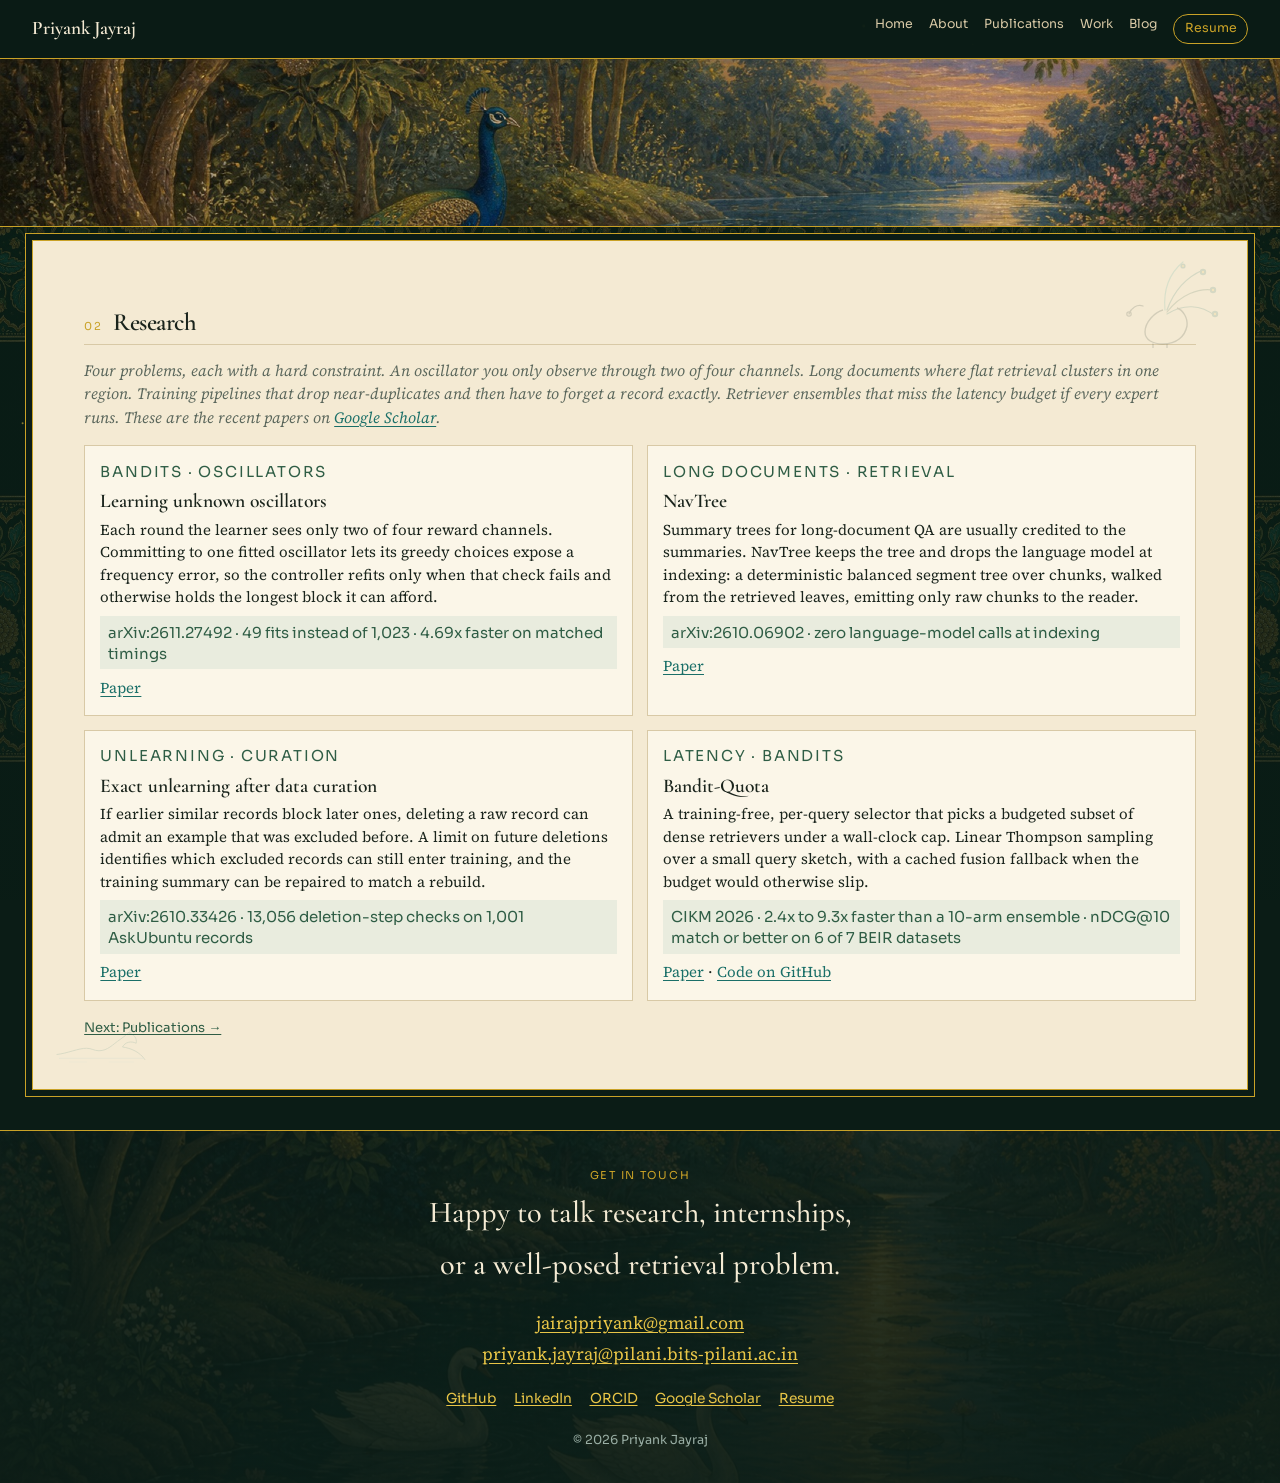
<file: research.html>
<!DOCTYPE html>
<html lang="en">
<head>
  <meta charset="utf-8">
  <meta name="viewport" content="width=device-width, initial-scale=1">
  <title>Research | Priyank Jayraj</title>
  <meta name="description" content="Research by Priyank Jayraj: NavTree for long-document retrieval, exact unlearning after data curation, and Bandit-Quota for latency-budgeted retriever selection.">
  <meta name="author" content="Priyank Jayraj">
  <link rel="canonical" href="https://skcpda.github.io/research.html">
  <link rel="icon" href="favicon.svg" type="image/svg+xml">
  <meta name="theme-color" content="#0b1c16">
  <meta property="og:type" content="website">
  <meta property="og:title" content="Research | Priyank Jayraj">
  <meta property="og:description" content="NavTree, exact unlearning after data curation, and Bandit-Quota. Papers from Google Scholar.">
  <meta property="og:url" content="https://skcpda.github.io/research.html">
  <meta property="og:image" content="https://skcpda.github.io/assets/grove-banner.jpg">
  <meta name="twitter:card" content="summary_large_image">
  <link rel="preconnect" href="https://fonts.googleapis.com">
  <link rel="preconnect" href="https://fonts.gstatic.com" crossorigin>
  <link href="https://fonts.googleapis.com/css2?family=Cormorant+Garamond:ital,wght@0,500;0,600;0,700;1,500&family=Source+Serif+4:opsz,wght@8..60,400;8..60,500;8..60,600&family=Sora:wght@400;500;600&display=swap" rel="stylesheet">
  <link rel="stylesheet" href="styles.css?v=10">
</head>
<body>
  <canvas id="grove-dust" aria-hidden="true"></canvas>
  <a class="skip-link" href="#main">Skip to content</a>
  <header class="site-header">
    <div class="header-inner">
      <a class="brand" href="index.html">Priyank Jayraj</a>
      <button class="nav-toggle" type="button" aria-expanded="false" aria-controls="site-nav" aria-label="Open menu">
        <span></span><span></span>
      </button>
      <nav id="site-nav" class="nav-links" aria-label="Primary">
        <a href="index.html">Home</a><a href="about.html">About</a><a href="publications.html">Publications</a><a href="experience.html">Work</a><a href="blog.html">Blog</a><a class="nav-cta" href="assets/Priyank_Jayraj_Resume.pdf" target="_blank" rel="noopener">Resume</a>
      </nav>
    </div>
  </header>
  <figure class="hero hero--compact">
    <img src="assets/grove-banner.jpg" alt="A dusk forest grove with kadamba trees, a river, and a peacock on the bank." width="1920" height="1080">
  </figure>
  <main id="main" class="journal">
    <img class="grove-mark grove-mark--peacock" src="assets/peacock.svg" alt="">
    <img class="grove-mark grove-mark--swan" src="assets/swan.svg" alt="">
    <section class="entry">
      <header class="entry-head">
        <p class="idx">02</p>
        <h2>Research</h2>
      </header>
      <p class="dek reveal">
        Four problems, each with a hard constraint.
        An oscillator you only observe through two of four channels.
        Long documents where flat retrieval clusters in one region.
        Training pipelines that drop near-duplicates and then have to forget a record exactly.
        Retriever ensembles that miss the latency budget if every expert runs.
        These are the recent papers on
        <a href="https://scholar.google.com/citations?user=9L6XpCAAAAAJ&amp;hl=en" target="_blank" rel="noopener">Google Scholar</a>.
      </p>
      <div class="note-grid note-grid--four">
      <article class="note reveal" id="oscillators">
        <p class="note-kicker">Bandits · oscillators</p>
        <h3><a href="https://arxiv.org/abs/2611.27492" target="_blank" rel="noopener">Learning unknown oscillators</a></h3>
        <p>
          Each round the learner sees only two of four reward channels.
          Committing to one fitted oscillator lets its greedy choices expose a frequency error,
          so the controller refits only when that check fails and otherwise holds the longest block it can afford.
        </p>
        <p class="facts">arXiv:2611.27492 · 49 fits instead of 1,023 · 4.69x faster on matched timings</p>
        <p><a href="https://arxiv.org/abs/2611.27492" target="_blank" rel="noopener">Paper</a></p>
      </article>
      <article class="note reveal reveal-2" id="navtree">
        <p class="note-kicker">Long documents · retrieval</p>
        <h3><a href="https://arxiv.org/abs/2610.06902" target="_blank" rel="noopener">NavTree</a></h3>
        <p>
          Summary trees for long-document QA are usually credited to the summaries.
          NavTree keeps the tree and drops the language model at indexing:
          a deterministic balanced segment tree over chunks, walked from the retrieved leaves,
          emitting only raw chunks to the reader.
        </p>
        <p class="facts">arXiv:2610.06902 · zero language-model calls at indexing</p>
        <p><a href="https://arxiv.org/abs/2610.06902" target="_blank" rel="noopener">Paper</a></p>
      </article>
      <article class="note reveal reveal-2" id="unlearning">
        <p class="note-kicker">Unlearning · curation</p>
        <h3><a href="https://arxiv.org/abs/2610.33426" target="_blank" rel="noopener">Exact unlearning after data curation</a></h3>
        <p>
          If earlier similar records block later ones, deleting a raw record can admit an example
          that was excluded before. A limit on future deletions identifies which excluded records
          can still enter training, and the training summary can be repaired to match a rebuild.
        </p>
        <p class="facts">arXiv:2610.33426 · 13,056 deletion-step checks on 1,001 AskUbuntu records</p>
        <p><a href="https://arxiv.org/abs/2610.33426" target="_blank" rel="noopener">Paper</a></p>
      </article>
      <article class="note reveal reveal-3" id="bandit">
        <p class="note-kicker">Latency · bandits</p>
        <h3><a href="https://doi.org/10.1145/3799682.3839855" target="_blank" rel="noopener">Bandit-Quota</a></h3>
        <p>
          A training-free, per-query selector that picks a budgeted subset of dense retrievers
          under a wall-clock cap. Linear Thompson sampling over a small query sketch,
          with a cached fusion fallback when the budget would otherwise slip.
        </p>
        <p class="facts">CIKM 2026 · 2.4x to 9.3x faster than a 10-arm ensemble · nDCG@10 match or better on 6 of 7 BEIR datasets</p>
        <p><a href="https://doi.org/10.1145/3799682.3839855" target="_blank" rel="noopener">Paper</a> · <a href="https://github.com/skcpda/bandit-quota">Code on GitHub</a></p>
      </article>
      </div>
      <p class="continue"><a href="publications.html">Next: Publications →</a></p>
    </section>
  </main>
  <footer class="site-footer" id="contact">
    <div class="footer-copy">
      <p class="kicker">Get in touch</p>
      <h2>Happy to talk research, internships, or a well-posed retrieval problem.</h2>
      <p>
        <a href="mailto:jairajpriyank@gmail.com">jairajpriyank@gmail.com</a><br>
        <a href="mailto:priyank.jayraj@pilani.bits-pilani.ac.in">priyank.jayraj@pilani.bits-pilani.ac.in</a>
      </p>
      <p class="footer-links">
        <a href="https://github.com/skcpda">GitHub</a>
        <a href="https://www.linkedin.com/in/priyank-jayraj-4380b4178/">LinkedIn</a>
        <a href="https://orcid.org/0009-0001-1670-1931">ORCID</a>
        <a href="https://scholar.google.com/citations?user=9L6XpCAAAAAJ&amp;hl=en" target="_blank" rel="noopener">Google Scholar</a>
        <a href="assets/Priyank_Jayraj_Resume.pdf">Resume</a>
      </p>
      <p class="copyright">© <span id="year">2026</span> Priyank Jayraj</p>
    </div>
  </footer>
  <script src="script.js?v=10"></script>
</body>
</html>
</file>
<file: styles.css>
:root {
  --night: #0b1c16;
  --night-2: #10241c;
  --paper: #f4ead3;
  --ink: #1a241c;
  --muted: #5b675c;
  --line: #d8c9a6;
  --gold: #c9a227;
  --peacock: #1a6f68;
  --leaf: #2f5d45;
  --serif: "Source Serif 4", Georgia, serif;
  --display: "Cormorant Garamond", Palatino, serif;
  --ui: "Sora", "Avenir Next", sans-serif;
  --journal: 76rem;
  --header: 3.6rem;
}

*,
*::before,
*::after {
  box-sizing: border-box;
}

html {
  scroll-behavior: smooth;
}

body {
  margin: 0;
  color: var(--ink);
  background-color: var(--night);
  background-image:
    linear-gradient(rgba(11, 28, 22, 0.78), rgba(11, 28, 22, 0.88)),
    url("assets/vine-pattern.jpg");
  background-size: auto, 420px;
  background-attachment: fixed;
  font-family: var(--serif);
  font-size: 1.12rem;
  line-height: 1.7;
  overflow-x: hidden;
}

img {
  max-width: 100%;
  height: auto;
  display: block;
}

a {
  color: var(--peacock);
  text-underline-offset: 0.18em;
}

a:hover {
  color: var(--leaf);
}

.skip-link {
  position: absolute;
  left: 1rem;
  top: -4rem;
  z-index: 20;
  background: var(--gold);
  color: var(--night);
  padding: 0.6rem 0.9rem;
}

.skip-link:focus {
  top: 1rem;
}

.site-header {
  position: sticky;
  top: 0;
  z-index: 10;
  background: rgba(11, 28, 22, 0.94);
  border-bottom: 1px solid var(--gold);
}

.is-home .site-header {
  position: absolute;
  left: 0;
  right: 0;
  background: linear-gradient(to bottom, rgba(11, 28, 22, 0.62), rgba(11, 28, 22, 0));
  border-bottom: 0;
}

.is-home .site-header.is-scrolled,
.is-home .site-header:has(.nav-links.is-open) {
  position: fixed;
  background: rgba(11, 28, 22, 0.94);
  border-bottom: 1px solid var(--gold);
}

.is-home .cover {
  min-height: 100svh;
}

.header-inner {
  width: min(var(--journal), calc(100% - 2rem));
  margin: 0 auto;
  min-height: var(--header);
  display: flex;
  align-items: center;
  justify-content: space-between;
  gap: 0.75rem 1rem;
  flex-wrap: wrap;
  padding: 0.45rem 0;
}

.brand {
  color: #f4ead3;
  text-decoration: none;
  font-family: var(--display);
  font-size: 1.2rem;
  font-weight: 600;
}

.nav-links {
  display: flex;
  flex-wrap: wrap;
  justify-content: flex-end;
  gap: 0.35rem 1rem;
  font-family: var(--ui);
  font-size: 0.78rem;
}

.nav-links a {
  color: #d8c9a6;
  text-decoration: none;
}

.nav-links a:hover,
.nav-links a.is-active {
  color: #f4ead3;
}

.nav-cta {
  border: 1px solid var(--gold);
  color: var(--gold) !important;
  padding: 0.22rem 0.65rem;
  border-radius: 999px;
}

.nav-toggle {
  display: none;
  width: 2.3rem;
  height: 2.3rem;
  border: 0;
  background: transparent;
  padding: 0;
}

.nav-toggle span {
  display: block;
  height: 1.5px;
  margin: 6px 4px;
  background: #f4ead3;
}

.cover {
  position: relative;
  z-index: 1;
  min-height: calc(100svh - var(--header));
  overflow: hidden;
  border-bottom: 1px solid var(--gold);
}

.cover-art {
  position: absolute;
  inset: 0;
  z-index: 0;
  width: 100%;
  height: 100%;
  object-fit: cover;
  object-position: 36% 48%;
  filter: brightness(1.08) saturate(1.08);
  animation: kenburns 28s ease-in-out infinite alternate;
}

.cover-lights {
  position: absolute;
  inset: 0;
  z-index: 3;
  width: 100%;
  height: 100%;
  pointer-events: none;
  -webkit-mask-image: linear-gradient(100deg, #000 0%, #000 52%, transparent 70%);
  mask-image: linear-gradient(100deg, #000 0%, #000 52%, transparent 70%);
}

.cover-shade {
  position: absolute;
  inset: 0;
  z-index: 2;
  background: linear-gradient(
    100deg,
    rgba(8, 16, 12, 0) 0%,
    rgba(8, 16, 12, 0) 50%,
    rgba(8, 16, 12, 0.22) 66%,
    rgba(8, 16, 12, 0.48) 100%
  );
}

.cover-copy {
  z-index: 4;
  position: absolute;
  right: max(1.6rem, calc((100% - var(--journal)) / 2));
  top: 50%;
  display: flex;
  flex-direction: column;
  align-items: stretch;
  gap: 0.85rem;
  width: min(36rem, calc(100% - 3rem));
  max-width: calc(100% - 2.8rem);
  color: #f7efe0;
  transform: translateY(-50%);
}

.cover-identity {
  display: grid;
  grid-template-columns: 118px minmax(0, 1fr);
  gap: 0.2rem 1.05rem;
  align-items: center;
  padding-bottom: 0.85rem;
  border-bottom: 1px solid rgba(201, 162, 39, 0.55);
}

.cover .cover-pfp {
  width: 118px;
  height: 118px;
  padding: 3px;
  background: #fffaf0;
  box-shadow: 0 0 0 1px var(--gold), 0 10px 22px rgba(0, 0, 0, 0.45);
}

.cover .cover-pfp .pfp {
  filter: brightness(1.08) contrast(1.04);
}

.sound-toggle {
  position: fixed;
  z-index: 12;
  left: 1.15rem;
  bottom: 1.15rem;
  display: inline-flex;
  align-items: center;
  gap: 0.45rem;
  padding: 0.38rem 0.75rem 0.38rem 0.55rem;
  border: 1px solid var(--gold);
  border-radius: 999px;
  background: rgba(11, 28, 22, 0.62);
  color: #f4ead3;
  font-family: var(--ui);
  font-size: 0.68rem;
  letter-spacing: 0.14em;
  text-transform: uppercase;
  cursor: pointer;
}

.sound-toggle[aria-pressed="true"] {
  background: var(--gold);
  color: var(--night);
}

.sound-bars {
  display: inline-flex;
  align-items: flex-end;
  gap: 2px;
  height: 11px;
}

.sound-bars span {
  width: 2px;
  height: 4px;
  background: currentColor;
}

.sound-toggle[aria-pressed="true"] .sound-bars span:nth-child(1) {
  animation: sound-eq 0.7s ease-in-out infinite;
}

.sound-toggle[aria-pressed="true"] .sound-bars span:nth-child(2) {
  animation: sound-eq 0.7s ease-in-out 0.15s infinite;
}

.sound-toggle[aria-pressed="true"] .sound-bars span:nth-child(3) {
  animation: sound-eq 0.7s ease-in-out 0.3s infinite;
}

.cover .kicker {
  color: var(--gold);
}

.cover h1 {
  margin: 0;
  font-family: var(--display);
  font-size: clamp(2.5rem, 3.5vw, 3.55rem);
  font-weight: 600;
  line-height: 0.95;
  color: #fff8ec;
  text-shadow: 0 2px 14px rgba(8, 16, 12, 0.95), 0 1px 2px rgba(8, 16, 12, 0.9);
}

.cover .kicker,
.cover .role,
.cover .byline,
.cover .lede {
  text-shadow: 0 1px 10px rgba(8, 16, 12, 0.95), 0 1px 2px rgba(8, 16, 12, 0.85);
}

.cover .role,
.cover .byline {
  color: #f3e6c4;
  font-size: 0.95rem;
}

.cover .lede {
  margin: 0.15rem 0 0;
  max-width: 34rem;
  color: #f7efe0;
  font-size: 1.08rem;
  line-height: 1.6;
}

.cover .masthead-links a {
  color: #f4ead3;
  border-color: rgba(201, 162, 39, 0.7);
  background: rgba(11, 28, 22, 0.38);
}

.cover .masthead-links a:hover {
  background: rgba(201, 162, 39, 0.18);
  border-color: var(--gold);
}

.journal--home {
  min-height: 0;
  margin-top: 1.4rem;
}

.hero {
  margin: 0;
  height: min(48vw, 340px);
  overflow: hidden;
  border-bottom: 1px solid var(--gold);
}

.hero img {
  width: 100%;
  height: 100%;
  object-fit: cover;
  object-position: 42% 60%;
}

.journal {
  width: min(var(--journal), calc(100% - 1.4rem));
  margin: 0.85rem auto 2.5rem;
  padding: 2.6rem 3.2rem 3rem;
  min-height: 70vh;
  background: var(--paper);
  border: 1px solid var(--gold);
  box-shadow: 0 0 0 6px var(--night), 0 0 0 7px var(--gold);
  font-size: 1.02rem;
  line-height: 1.5;
}

.masthead {
  display: grid;
  grid-template-columns: auto minmax(0, 1fr);
  column-gap: 2.2rem;
  row-gap: 0.45rem;
  align-items: start;
  padding-bottom: 1.8rem;
  margin-bottom: 0.4rem;
  border-bottom: 1px solid var(--gold);
}

.author {
  display: flex;
  align-items: center;
  gap: 1.15rem;
  grid-row: 1 / 4;
  margin: 0;
}

.lede {
  margin: 0;
  font-size: 1.06rem;
  line-height: 1.55;
}

.byline {
  margin: 0;
  color: var(--muted);
  font-family: var(--ui);
  font-size: 0.78rem;
}

.masthead-links {
  display: flex;
  flex-wrap: wrap;
  gap: 0.45rem 0.55rem;
  margin: 0;
  font-family: var(--ui);
  font-size: 0.78rem;
}

.pfp-frame {
  display: grid;
  place-items: center;
  width: 112px;
  height: 112px;
  flex: 0 0 auto;
  padding: 3px;
  background: var(--paper);
  border: 1px solid var(--gold);
}

.pfp {
  width: 100%;
  height: 100%;
  object-fit: contain;
  object-position: center;
}

.kicker {
  margin: 0 0 0.15rem;
  font-family: var(--ui);
  font-size: 0.68rem;
  letter-spacing: 0.16em;
  text-transform: uppercase;
  color: var(--peacock);
}

.masthead h1 {
  margin: 0;
  font-family: var(--display);
  font-size: clamp(1.9rem, 5vw, 2.55rem);
  font-weight: 600;
  line-height: 1.1;
}

.role {
  margin: 0.15rem 0 0;
  color: var(--muted);
  font-family: var(--ui);
  font-size: 0.8rem;
}

.masthead-links a {
  text-decoration: none;
  border: 1px solid var(--line);
  padding: 0.22rem 0.55rem;
  background: #fbf6e8;
}

.entry {
  padding: 1.6rem 0 0.2rem;
  overflow: hidden;
  scroll-margin-top: 5rem;
}

.entry + .entry {
  margin-top: 0.6rem;
  border-top: 0;
}

.entry-head {
  display: flex;
  align-items: baseline;
  gap: 0.7rem;
  margin: 0 0 0.85rem;
  padding-bottom: 0.45rem;
  border-bottom: 1px solid var(--line);
}

.idx {
  margin: 0;
  font-family: var(--ui);
  font-size: 0.68rem;
  letter-spacing: 0.14em;
  text-transform: uppercase;
  color: var(--gold);
  flex: 0 0 auto;
}

.entry h2 {
  margin: 0;
  font-family: var(--display);
  font-size: 1.55rem;
  font-weight: 600;
  letter-spacing: -0.02em;
  line-height: 1.15;
}

.prose {
  columns: 2;
  column-gap: 2.4rem;
}

.prose p {
  margin: 0 0 0.65rem;
}

.dek {
  margin: 0 0 1rem;
  color: var(--muted);
  font-style: italic;
  font-size: 0.98rem;
}

blockquote {
  margin: 0.85rem 0 0;
  padding: 0.15rem 0 0.15rem 0.9rem;
  border-left: 2px solid var(--gold);
  color: var(--muted);
  font-family: var(--display);
  font-size: 1.12rem;
  font-style: italic;
  line-height: 1.4;
  column-span: all;
}

.note-grid {
  display: grid;
  grid-template-columns: repeat(3, minmax(0, 1fr));
  gap: 0.85rem;
}

.note-grid--four {
  grid-template-columns: repeat(2, minmax(0, 1fr));
}

.also-grid {
  display: grid;
  grid-template-columns: 1fr 1fr;
  gap: 0.85rem;
}

.blog-list {
  display: flex;
  flex-direction: column;
  gap: 0.85rem;
}

.note {
  margin: 0;
  padding: 0.9rem 0.95rem 1rem;
  background: #fbf6e8;
  border: 1px solid var(--line);
}

.note p,
.note li {
  margin: 0 0 0.45rem;
  font-size: 0.94rem;
}

.note p:last-child,
.note li:last-child {
  margin-bottom: 0;
}

.note-kicker {
  margin: 0 0 0.3rem;
  font-family: var(--ui);
  font-size: 0.68rem;
  letter-spacing: 0.12em;
  text-transform: uppercase;
  color: var(--leaf);
}

.facts {
  margin: 0.55rem 0 0.4rem;
  padding: 0.35rem 0.5rem;
  background: rgba(26, 111, 104, 0.08);
  font-family: var(--ui);
  font-size: 0.74rem;
  line-height: 1.4;
  color: var(--leaf);
}

.note h3 a {
  color: inherit;
  text-decoration: none;
}

.note h3 a:hover {
  color: var(--peacock);
}

.note h3,
.job h3,
.pubs h3 {
  margin: 0 0 0.3rem;
  font-family: var(--display);
  font-size: 1.22rem;
  font-weight: 600;
  line-height: 1.2;
}

.note ul,
.job ul {
  margin: 0;
  padding-left: 1.05rem;
}

.icpc {
  display: grid;
  grid-template-columns: 1fr 1fr;
  gap: 0.15rem 0.8rem;
  font-size: 0.86rem;
}

.job {
  display: grid;
  grid-template-columns: 15.5rem minmax(0, 1fr);
  gap: 0.4rem 1.4rem;
  margin: 0;
  padding: 1rem 0;
  border-top: 1px solid var(--line);
}

.job:first-of-type {
  margin-top: 0.2rem;
}

.job h3 {
  font-size: 1.28rem;
  margin: 0 0 0.2rem;
}

.job header p {
  margin: 0;
  color: var(--muted);
  font-family: var(--ui);
  font-size: 0.75rem;
  line-height: 1.4;
}

.job li {
  margin: 0 0 0.35rem;
  font-size: 0.95rem;
}

.job li:last-child {
  margin-bottom: 0;
}

.pubs {
  list-style: none;
  margin: 0;
  padding: 0;
}

.pubs li {
  margin: 0;
  padding: 0.85rem 0;
  border-top: 1px solid var(--line);
}

.pubs li:first-child {
  border-top: 0;
  padding-top: 0.15rem;
}

.pub-venue {
  display: inline-block;
  margin: 0 0 0.25rem;
  padding: 0.12rem 0.45rem;
  border: 1px solid var(--gold);
  font-family: var(--ui);
  font-size: 0.68rem;
  letter-spacing: 0.06em;
  text-transform: uppercase;
  color: var(--leaf);
}

.pubs h3 {
  font-size: 1.12rem;
}

.pub-authors,
.pub-place {
  margin: 0.15rem 0 0;
  font-family: var(--ui);
  font-size: 0.78rem;
  color: var(--muted);
}

.site-footer {
  margin: 0;
  color: #f4ead3;
  text-align: center;
  background-image:
    linear-gradient(rgba(11, 28, 22, 0.82), rgba(11, 28, 22, 0.94)),
    url("assets/swans.jpg");
  background-size: cover;
  background-position: center 60%;
  border-top: 1px solid var(--gold);
}

.footer-copy {
  width: min(var(--journal), calc(100% - 2rem));
  margin: 0 auto;
  padding: 2.2rem 0 2rem;
}

.site-footer .kicker {
  color: var(--gold);
}

.site-footer h2 {
  margin: 0 auto 0.9rem;
  max-width: 28rem;
  font-family: var(--display);
  font-weight: 500;
  font-size: clamp(1.4rem, 3vw, 1.9rem);
}

.site-footer a {
  color: #e8c547;
}

.footer-links {
  display: flex;
  justify-content: center;
  flex-wrap: wrap;
  gap: 0.7rem 1.1rem;
  font-family: var(--ui);
  font-size: 0.86rem;
}

.copyright {
  margin: 1.2rem 0 0;
  color: #9bb0a6;
  font-family: var(--ui);
  font-size: 0.78rem;
}

@media (max-width: 840px) {
  .nav-toggle {
    display: block;
  }

  .nav-links {
    display: none;
    position: static;
    width: 100%;
    flex-direction: column;
    align-items: flex-start;
    padding: 0.15rem 0 0.35rem;
    gap: 0.55rem;
  }

  .nav-links.is-open {
    display: flex;
  }

  .journal {
    padding: 1.3rem 1.05rem 1.7rem;
  }

  .hero {
    height: 200px;
  }

  .cover {
    min-height: 100svh;
  }

  .cover-copy {
    left: 1rem;
    right: 1rem;
    top: auto;
    bottom: 1.25rem;
    width: auto;
    max-width: none;
    transform: none;
  }

  .cover-identity {
    grid-template-columns: 108px minmax(0, 1fr);
  }

  .cover .cover-pfp {
    width: 108px;
    height: 108px;
  }

  .sound-toggle {
    top: calc(var(--header) + 0.45rem);
    right: 1rem;
    bottom: auto;
    left: auto;
  }

  .cover h1 {
    font-size: clamp(2.6rem, 12vw, 3.4rem);
  }

  .cover .lede {
    font-size: 1rem;
  }

  .cover-shade {
    background:
      linear-gradient(to top, rgba(8, 16, 12, 0.72) 0%, rgba(8, 16, 12, 0.28) 38%, transparent 62%);
  }

  .cover-lights {
    -webkit-mask-image: linear-gradient(to bottom, #000 0%, #000 42%, transparent 62%);
    mask-image: linear-gradient(to bottom, #000 0%, #000 42%, transparent 62%);
  }

  .folio-shell {
    padding-left: 1.15rem;
    padding-top: 3.1rem;
  }

  .masthead,
  .note-grid,
  .also-grid,
  .job,
  .icpc,
  .prose {
    grid-template-columns: 1fr;
    columns: 1;
  }

  .author {
    grid-row: auto;
  }

  .pfp-frame {
    width: 88px;
    height: 88px;
  }
}

#grove-dust {
  position: fixed;
  inset: 0;
  z-index: 0;
  width: 100%;
  height: 100%;
  pointer-events: none;
}

.site-header,
.hero,
.journal,
.site-footer {
  position: relative;
  z-index: 1;
}

.site-header {
  z-index: 10;
}

.hero img {
  animation: kenburns 28s ease-in-out infinite alternate;
}

.hero--compact {
  height: min(28vw, 168px);
}

.journal {
  animation: journal-open 0.85s cubic-bezier(0.22, 1, 0.36, 1);
}

.grove-mark {
  position: absolute;
  width: 7.5rem;
  opacity: 0.14;
  pointer-events: none;
  animation: sway 7s ease-in-out infinite;
}

.grove-mark--peacock {
  top: 1.2rem;
  right: 1.4rem;
}

.grove-mark--swan {
  bottom: 1.4rem;
  left: 1.2rem;
  width: 6.2rem;
  animation-delay: -2.4s;
}

.journal {
  position: relative;
}

.nav-links a {
  position: relative;
  transition: color 0.2s ease;
}

.nav-links a::after {
  content: "";
  position: absolute;
  left: 0;
  bottom: -0.28rem;
  width: 100%;
  height: 1px;
  background: var(--gold);
  transform: scaleX(0);
  transform-origin: left;
  transition: transform 0.25s ease;
}

.nav-links a:hover::after,
.nav-links a.is-active::after {
  transform: scaleX(1);
}

.nav-cta::after {
  display: none;
}

.nav-cta {
  transition: background 0.2s ease, color 0.2s ease, box-shadow 0.2s ease;
}

.nav-cta:hover {
  background: var(--gold);
  color: var(--night) !important;
  box-shadow: 0 0 16px rgba(201, 162, 39, 0.35);
}

.pfp-frame {
  animation: glow-ring 4.8s ease-in-out infinite;
}

.masthead-links a {
  transition: border-color 0.2s ease, transform 0.2s ease, background 0.2s ease;
}

.masthead-links a:hover {
  border-color: var(--gold);
  transform: translateY(-2px);
  background: #fff8e6;
}

.note,
.job,
.pubs li,
.pub-card {
  transition: transform 0.25s ease, border-color 0.25s ease, box-shadow 0.25s ease;
}

.note:hover,
.pub-card:hover {
  transform: translateY(-4px);
  border-color: var(--gold);
  box-shadow: 0 10px 24px rgba(11, 28, 22, 0.1);
}

.continue {
  margin: 1.1rem 0 0;
  font-family: var(--ui);
  font-size: 0.82rem;
}

.continue a {
  color: var(--leaf);
}

.chapter-grid {
  display: grid;
  grid-template-columns: repeat(3, minmax(0, 1fr));
  gap: 0.85rem;
  margin-top: 0.4rem;
}

.chapter {
  display: block;
  padding: 1rem 1rem 1.05rem;
  color: inherit;
  text-decoration: none;
  background: #fbf6e8;
  border: 1px solid var(--line);
  transition: transform 0.25s ease, border-color 0.25s ease, box-shadow 0.25s ease;
}

.chapter:hover {
  color: inherit;
  transform: translateY(-4px);
  border-color: var(--gold);
  box-shadow: 0 10px 24px rgba(11, 28, 22, 0.1);
}

.chapter .idx {
  margin-bottom: 0.35rem;
}

.chapter h3 {
  margin: 0 0 0.35rem;
  font-family: var(--display);
  font-size: 1.28rem;
}

.chapter p {
  margin: 0;
  color: var(--muted);
  font-size: 0.92rem;
}

.pub-card {
  margin: 0 0 0.9rem;
  padding: 1rem 1.05rem 1.05rem;
  background: #fbf6e8;
  border: 1px solid var(--line);
}

.pub-card h3 {
  margin: 0.35rem 0 0.35rem;
  font-family: var(--display);
  font-size: 1.18rem;
  line-height: 1.25;
}

.pub-card h3 a {
  color: inherit;
  text-decoration: none;
}

.pub-card h3 a:hover {
  color: var(--peacock);
}

.btn-row {
  display: flex;
  flex-wrap: wrap;
  gap: 0.45rem;
  margin-top: 0.7rem;
}

.btn {
  display: inline-flex;
  align-items: center;
  padding: 0.22rem 0.6rem;
  border: 1px solid var(--gold);
  color: var(--leaf);
  font-family: var(--ui);
  font-size: 0.72rem;
  letter-spacing: 0.04em;
  text-decoration: none;
  background: rgba(201, 162, 39, 0.08);
  transition: background 0.2s ease, color 0.2s ease;
}

.btn:hover {
  background: var(--gold);
  color: var(--night);
}

.folio-list {
  display: flex;
  flex-direction: column;
  gap: 0.95rem;
}

.folio-shell {
  position: relative;
  overflow: hidden;
  padding: 1.25rem 1.35rem 1.2rem 4.6rem;
  background:
    linear-gradient(165deg, #fffdf6 0%, #f4e7c8 100%);
  border: 1px solid rgba(201, 162, 39, 0.45);
  box-shadow:
    inset 4px 0 0 var(--gold),
    0 12px 30px rgba(11, 28, 22, 0.07);
  transition: transform 0.35s ease, border-color 0.35s ease, box-shadow 0.35s ease;
}

.folio-shell::before {
  content: "";
  position: absolute;
  inset: 0;
  background: linear-gradient(110deg, transparent 30%, rgba(255, 236, 180, 0.7) 48%, transparent 66%);
  transform: translateX(-130%);
  pointer-events: none;
}

.folio-shell:hover {
  transform: translateY(-6px);
  border-color: var(--gold);
  box-shadow: 0 16px 36px rgba(11, 28, 22, 0.12), 0 0 0 1px rgba(201, 162, 39, 0.35);
}

.folio-shell:hover::before {
  animation: folio-sheen 1s ease;
}

.folio.is-open .folio-shell {
  border-color: var(--gold);
  box-shadow:
    inset 4px 0 0 var(--peacock),
    0 20px 44px rgba(11, 28, 22, 0.14);
}

.folio-index {
  position: absolute;
  top: 0.85rem;
  left: 0.85rem;
  margin: 0;
  font-family: var(--display);
  font-size: 1.85rem;
  line-height: 1;
  color: var(--gold);
  animation: index-glow 3.6s ease-in-out infinite;
}

.folio-shell h3 {
  margin: 0.4rem 0 0.35rem;
  font-family: var(--display);
  font-size: clamp(1.35rem, 2.2vw, 1.75rem);
  line-height: 1.15;
  letter-spacing: -0.02em;
}

.folio-shell h3 a {
  color: inherit;
  text-decoration: none;
  background-image: linear-gradient(var(--gold), var(--gold));
  background-repeat: no-repeat;
  background-size: 0 1px;
  background-position: 0 100%;
  transition: background-size 0.35s ease, color 0.35s ease;
}

.folio-shell h3 a:hover,
.folio.is-open .folio-shell h3 a {
  color: var(--peacock);
  background-size: 100% 1px;
}

.abstract-toggle {
  cursor: pointer;
  font: inherit;
}

.folio.is-open .abstract-toggle {
  background: var(--gold);
  color: var(--night);
}

.abstract {
  display: grid;
  grid-template-rows: 0fr;
  transition: grid-template-rows 0.5s cubic-bezier(0.22, 1, 0.36, 1);
}

.folio.is-open .abstract {
  grid-template-rows: 1fr;
}

.abstract-inner {
  overflow: hidden;
}

.abstract-inner p {
  margin: 0;
  padding: 0.85rem 0.95rem;
  background: rgba(255, 252, 244, 0.72);
  border-left: 2px solid transparent;
  color: var(--ink);
  font-size: 0.98rem;
  opacity: 0;
  transform: translateY(8px);
  transition: opacity 0.4s ease 0.05s, transform 0.4s ease 0.05s, border-color 0.4s ease;
}

.folio.is-open .abstract-inner p {
  margin-top: 0.9rem;
  border-left-color: var(--gold);
  opacity: 1;
  transform: none;
}

.reveal {
  opacity: 0;
  transform: translateY(18px);
}

.reveal.is-in {
  animation: rise 0.7s cubic-bezier(0.22, 1, 0.36, 1) forwards;
}

.reveal-2 { animation-delay: 0.1s; }
.reveal-3 { animation-delay: 0.2s; }
.reveal-4 { animation-delay: 0.3s; }
.reveal-5 { animation-delay: 0.4s; }

@keyframes sound-eq {
  0%, 100% { height: 3px; }
  50% { height: 11px; }
}

@keyframes folio-sheen {
  from { transform: translateX(-130%); }
  to { transform: translateX(130%); }
}

@keyframes index-glow {
  0%, 100% { text-shadow: 0 0 0 rgba(201, 162, 39, 0); }
  50% { text-shadow: 0 0 14px rgba(201, 162, 39, 0.55); }
}

@keyframes kenburns {
  from { transform: scale(1) translate3d(0, 0, 0); }
  to { transform: scale(1.08) translate3d(-1.4%, -1.2%, 0); }
}

@keyframes grove-bright {
  0%, 100% { filter: brightness(1.02) saturate(1.02); }
  50% { filter: brightness(1.2) saturate(1.12); }
}

@keyframes grove-breathe {
  0%, 100% { opacity: 0.72; }
  50% { opacity: 1; }
}

@keyframes light-drift {
  from { transform: translate3d(0, 0, 0) scale(1); }
  to { transform: translate3d(12%, 8%, 0) scale(1.12); }
}

@keyframes beams-drift {
  from { transform: translate3d(-4%, 0, 0); }
  to { transform: translate3d(5%, -2%, 0); }
}

@keyframes journal-open {
  from {
    opacity: 0;
    transform: translateY(22px) scale(0.985);
  }
  to {
    opacity: 1;
    transform: none;
  }
}

@keyframes sway {
  0%, 100% { transform: rotate(-3deg) translateY(0); }
  50% { transform: rotate(4deg) translateY(-6px); }
}

@keyframes glow-ring {
  0%, 100% { box-shadow: 0 0 0 0 rgba(201, 162, 39, 0.18); }
  50% { box-shadow: 0 0 0 6px rgba(201, 162, 39, 0); }
}

@keyframes rise {
  to {
    opacity: 1;
    transform: none;
  }
}

@media (max-width: 840px) {
  .chapter-grid {
    grid-template-columns: 1fr;
  }

  .grove-mark {
    display: none;
  }

  .hero--compact {
    height: 120px;
  }
}

@media (prefers-reduced-motion: reduce) {
  html {
    scroll-behavior: auto;
  }

  body {
    background-attachment: scroll;
  }

  .hero img,
  .cover-art,
  .sound-bars span,
  .folio-shell,
  .folio-shell::before,
  .folio-index,
  .journal,
  .grove-mark,
  .pfp-frame,
  .reveal,
  .reveal.is-in {
    animation: none !important;
    opacity: 1;
    transform: none;
  }

  .abstract,
  .abstract-inner p {
    transition: none;
  }

  .folio-shell:hover {
    transform: none;
  }

  .note:hover,
  .pub-card:hover,
  .chapter:hover,
  .masthead-links a:hover {
    transform: none;
  }
}
</file>
